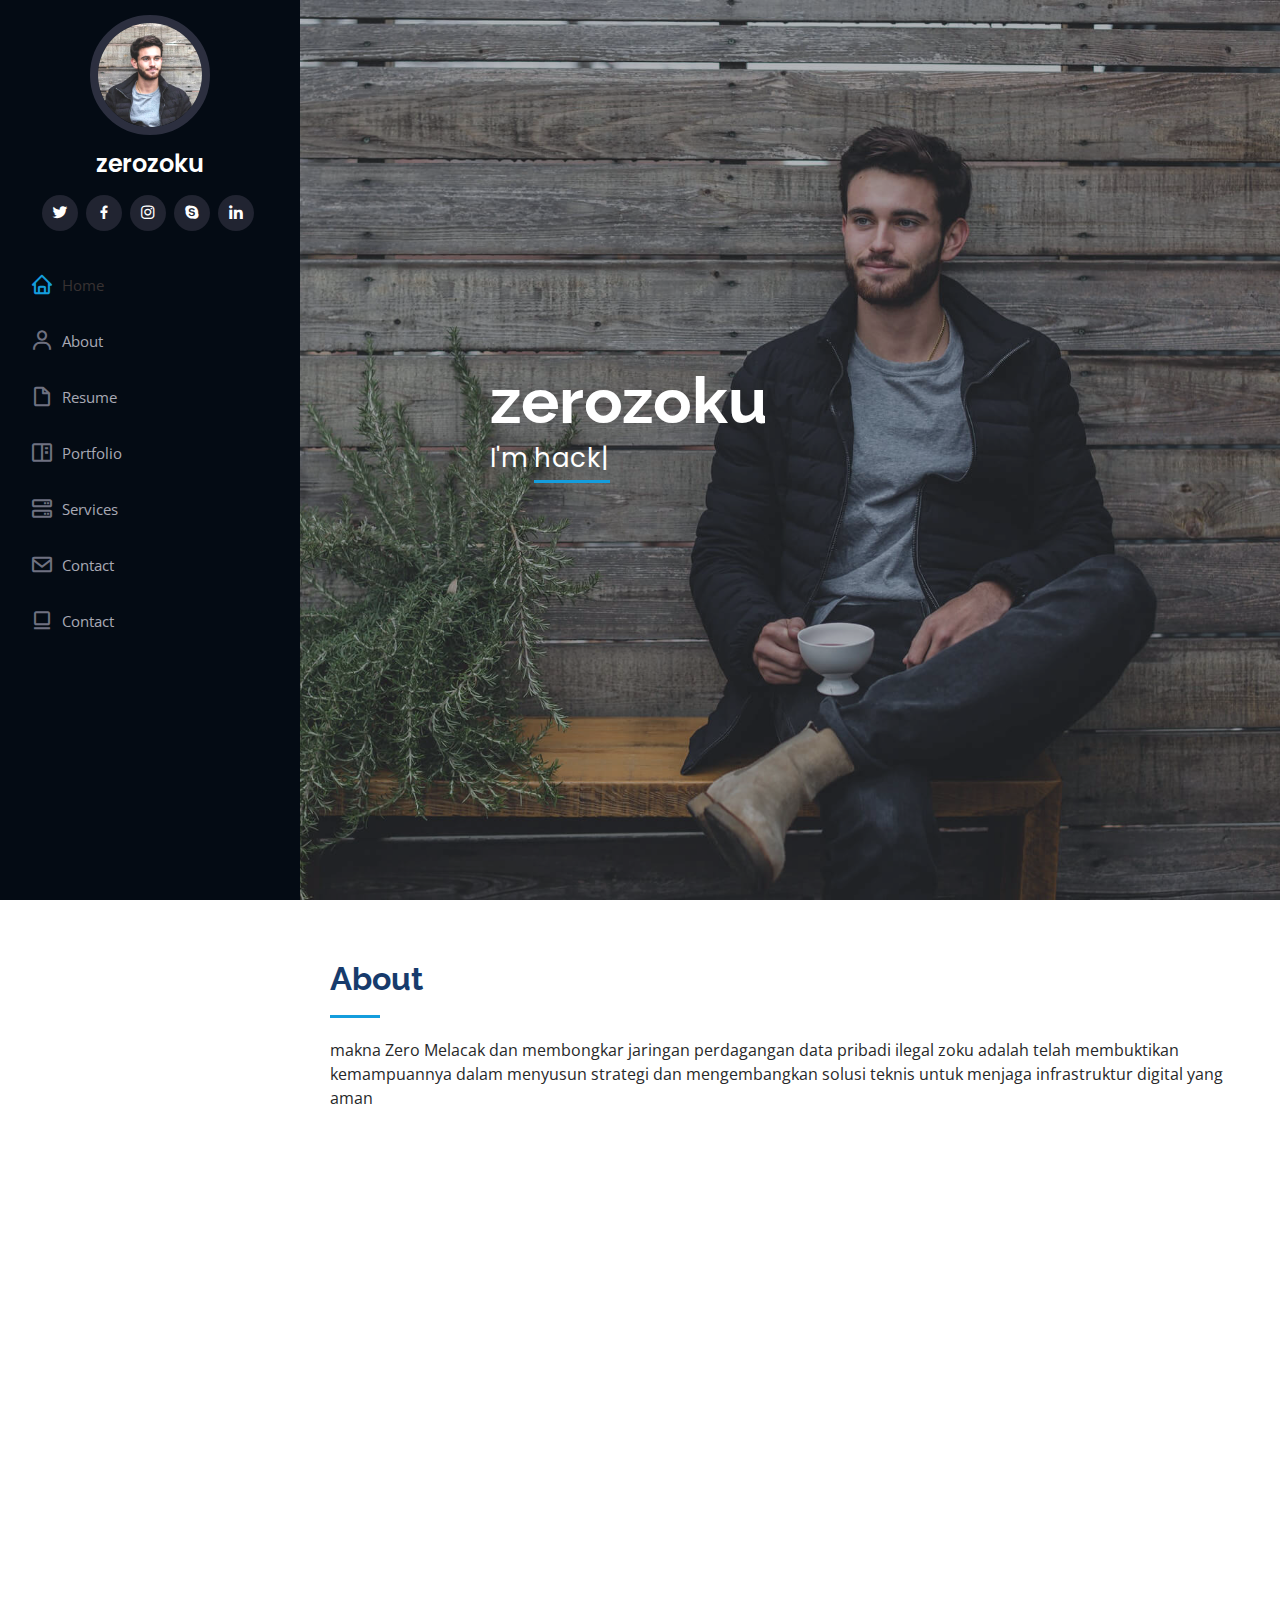
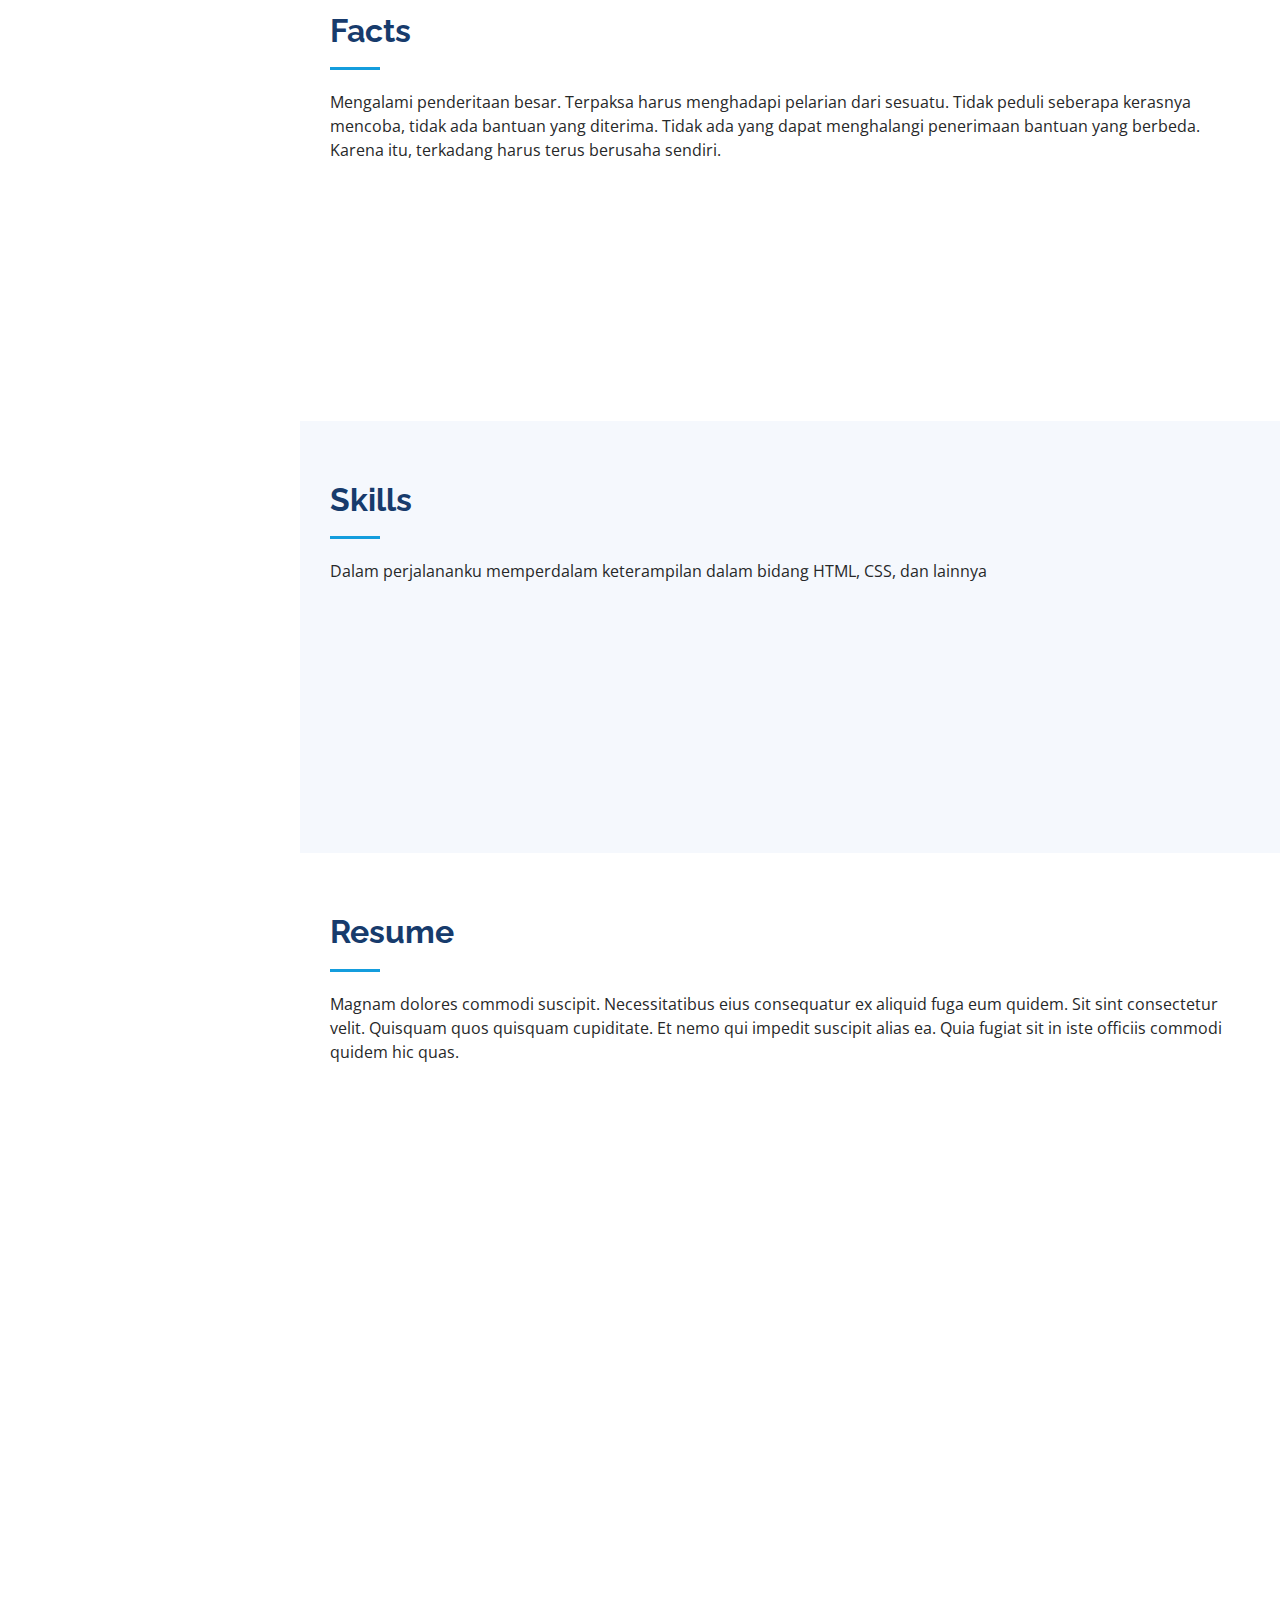
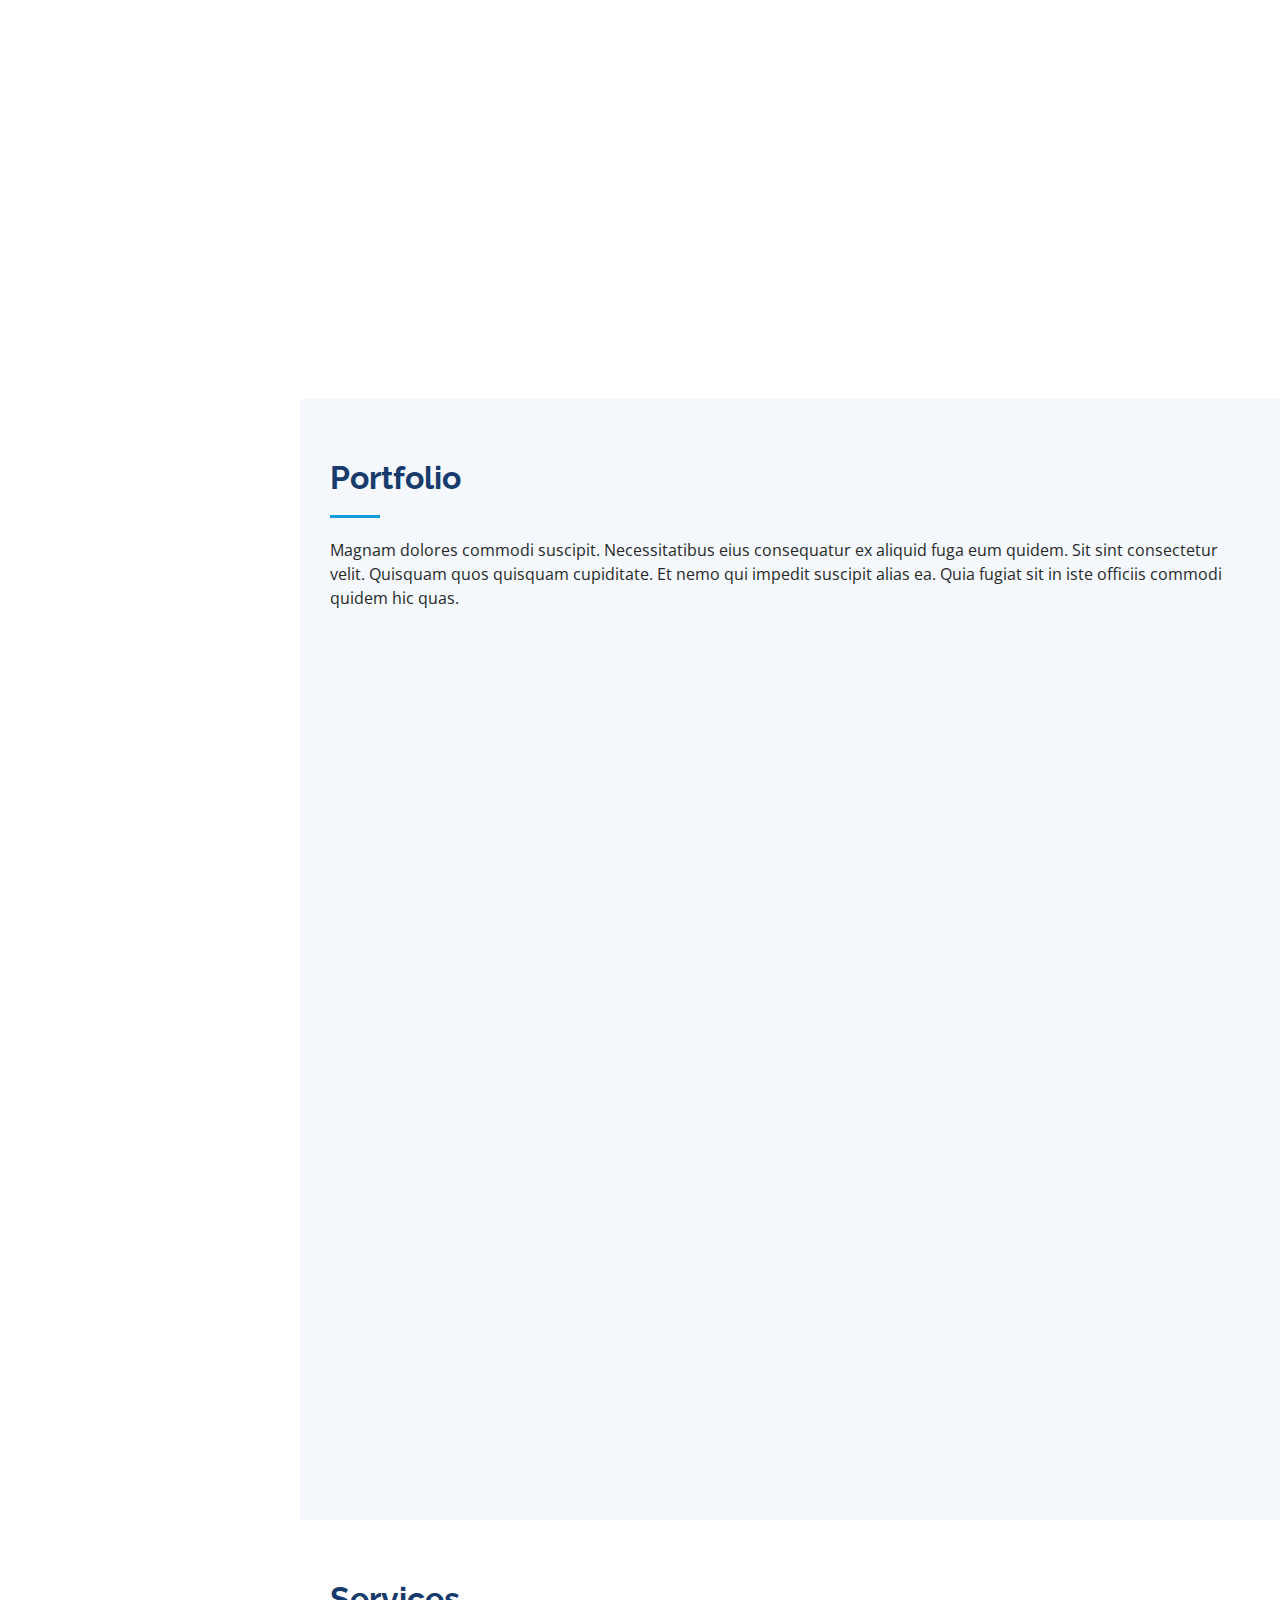
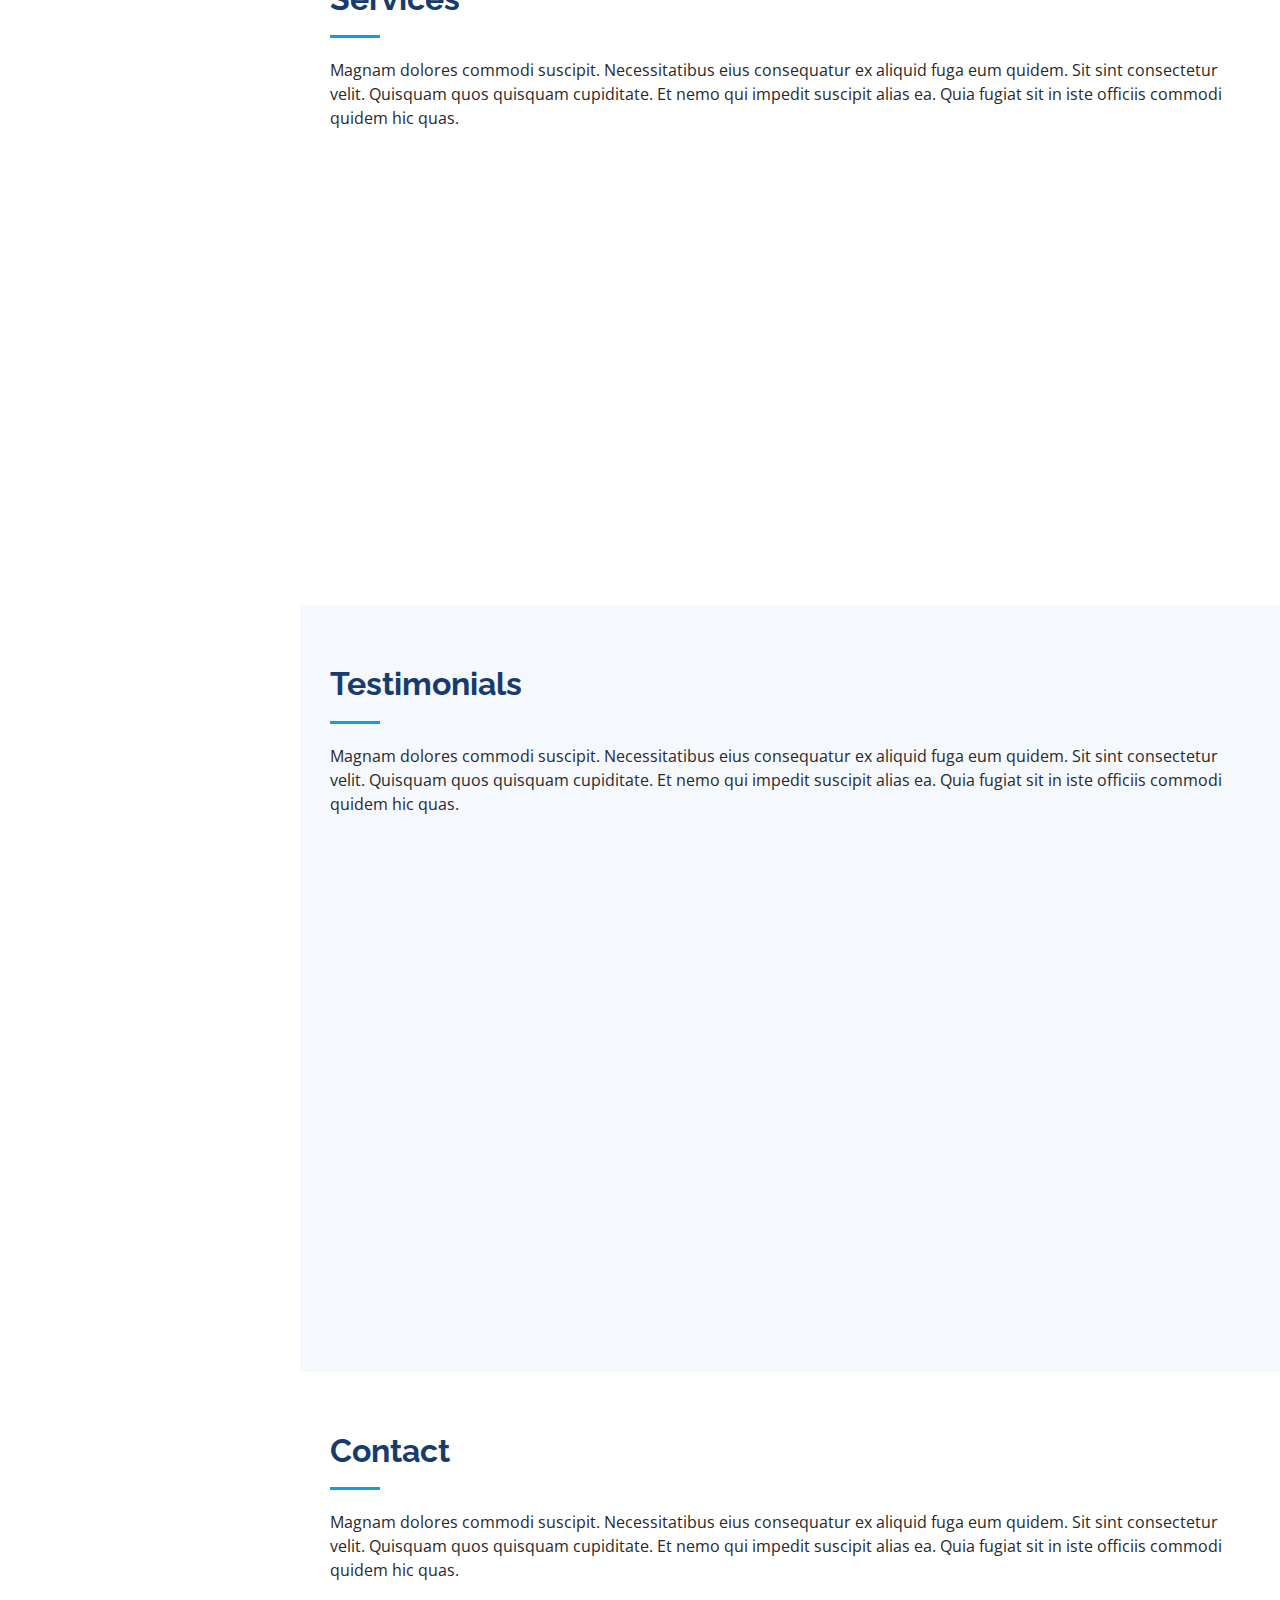
<file: index.html>
<!DOCTYPE html>
<html lang="en">

<head>
  <meta charset="utf-8">
  <meta content="width=device-width, initial-scale=1.0" name="viewport">

  <title>iPortfolio Bootstrap Template - Index</title>
  <meta content="" name="description">
  <meta content="" name="keywords">

  <!-- Favicons -->
  <link href="assets/img/favicon.png" rel="icon">
  <link href="assets/img/apple-touch-icon.png" rel="apple-touch-icon">

  <!-- Google Fonts -->
  <link href="https://fonts.googleapis.com/css?family=Open+Sans:300,300i,400,400i,600,600i,700,700i|Raleway:300,300i,400,400i,500,500i,600,600i,700,700i|Poppins:300,300i,400,400i,500,500i,600,600i,700,700i" rel="stylesheet">

  <!-- Vendor CSS Files -->
  <link href="assets/vendor/aos/aos.css" rel="stylesheet">
  <link href="assets/vendor/bootstrap/css/bootstrap.min.css" rel="stylesheet">
  <link href="assets/vendor/bootstrap-icons/bootstrap-icons.css" rel="stylesheet">
  <link href="assets/vendor/boxicons/css/boxicons.min.css" rel="stylesheet">
  <link href="assets/vendor/glightbox/css/glightbox.min.css" rel="stylesheet">
  <link href="assets/vendor/swiper/swiper-bundle.min.css" rel="stylesheet">

  <!-- Template Main CSS File -->
  <link href="assets/css/style.css" rel="stylesheet">

  <!-- =======================================================
  * Template Name: iPortfolio
  * Updated: Jan 29 2024 with Bootstrap v5.3.2
  * Template URL: https://bootstrapmade.com/iportfolio-bootstrap-portfolio-websites-template/
  * Author: BootstrapMade.com
  * License: https://bootstrapmade.com/license/
  ======================================================== -->
</head>

<body>

  <!-- ======= Mobile nav toggle button ======= -->
  <i class="bi bi-list mobile-nav-toggle d-xl-none"></i>

  <!-- ======= Header ======= -->
  <header id="header">
    <div class="d-flex flex-column">

      <div class="profile">
        <img src="assets/img/profile-img.jpg" alt="" class="img-fluid rounded-circle">
        <h1 class="text-light"><a href="index.html">zerozoku</a></h1>
        <div class="social-links mt-3 text-center">
          <a href="#" class="twitter"><i class="bx bxl-twitter"></i></a>
          <a href="#" class="facebook"><i class="bx bxl-facebook"></i></a>
          <a href="#" class="instagram"><i class="bx bxl-instagram"></i></a>
          <a href="#" class="google-plus"><i class="bx bxl-skype"></i></a>
          <a href="#" class="linkedin"><i class="bx bxl-linkedin"></i></a>
        </div>
      </div>

      <nav id="navbar" class="nav-menu navbar">
        <ul>
          <li><a href="#hero" class="nav-link scrollto active"><i class="bx bx-home"></i> <span>Home</span></a></li>
          <li><a href="#about" class="nav-link scrollto"><i class="bx bx-user"></i> <span>About</span></a></li>
          <li><a href="#resume" class="nav-link scrollto"><i class="bx bx-file-blank"></i> <span>Resume</span></a></li>
          <li><a href="#portfolio" class="nav-link scrollto"><i class="bx bx-book-content"></i> <span>Portfolio</span></a></li>
          <li><a href="#services" class="nav-link scrollto"><i class="bx bx-server"></i> <span>Services</span></a></li>
          <li><a href="#contact" class="nav-link scrollto"><i class="bx bx-envelope"></i> <span>Contact</span></a></li>
          <li><a href="#contact" class="nav-link scrollto"><i class="bx bx-card"></i> <span>Contact</span></a></li>
        </ul>
      </nav><!-- .nav-menu -->
    </div>
  </header><!-- End Header -->

  
  <!-- ======= Hero Section ======= -->
  <section id="hero" class="d-flex flex-column justify-content-center align-items-center">
    <div class="hero-container" data-aos="fade-in">
      <h1>zerozoku</h1>
      <p>I'm <span class="typed" data-typed-items="hack, mog, Freelancer,"></span></p>
    </div>
  </section><!-- End Hero -->

  <main id="main">

    <!-- ======= About Section ======= -->
    <section id="about" class="about">
      <div class="container">

        <div class="section-title">
          <h2>About</h2>
          <p>makna Zero Melacak dan membongkar jaringan perdagangan data pribadi ilegal zoku adalah telah membuktikan kemampuannya dalam menyusun strategi dan mengembangkan solusi teknis untuk menjaga infrastruktur digital yang aman</p>
        </div>

        <div class="row">
          <div class="col-lg-4" data-aos="fade-right">
            <img src="assets/img/profile-img.jpg" class="img-fluid" alt="">
          </div>
          <div class="col-lg-8 pt-4 pt-lg-0 content" data-aos="fade-left">
            <h3>UI/UX Designer &amp; Web Developer.</h3>
            <p class="fst-italic">
              Sebagai seorang programer yang menggunakan nama samaran Zerozoku,
            </p>
            <div class="row">
              <div class="col-lg-6">
                <ul>
                  <li><i class="bi bi-chevron-right"></i> <strong>tanggal:</strong> <span>?</span></li>
                  <li><i class="bi bi-chevron-right"></i> <strong>Website:</strong> <span>www.example.com</span></li>
                  <li><i class="bi bi-chevron-right"></i> <strong>nomor:</strong> <span>+000 000 000</span></li>
                  <li><i class="bi bi-chevron-right"></i> <strong>kota:</strong> <span>?</span></li>
                </ul>
              </div>
              <div class="col-lg-6">
                <ul>
                  <li><i class="bi bi-chevron-right"></i> <strong>usia:</strong> <span>?</span></li>
                  <li><i class="bi bi-chevron-right"></i> <strong>gelar:</strong> <span>?</span></li>
                  <li><i class="bi bi-chevron-right"></i> <strong>PhEmailone:</strong> <span>email@example.com</span></li>
                  <li><i class="bi bi-chevron-right"></i> <strong>Freelance:</strong> <span>misteri</span></li>
                </ul>
              </div>
            </div>
            <p>
              "Dalam perjalanan mencari dan mencapai tujuan yang saya tentukan, pekerjaan, dan tantangan sesungguhnya. Semua orang dapat meraihnya. Tidak ada kesalahan dalam upaya menuju tujuan. Semuanya menjadi miliknya. Ada yang menikmati pencarian tersebut. Mereka menolak setiap kesalahan."
            </p>
          </div>
        </div>

      </div>
    </section><!-- End About Section -->

    <!-- ======= Facts Section ======= -->
    <section id="facts" class="facts">
      <div class="container">

        <div class="section-title">
          <h2>Facts</h2>
          <p>Mengalami penderitaan besar. Terpaksa harus menghadapi pelarian dari sesuatu. Tidak peduli seberapa kerasnya mencoba, tidak ada bantuan yang diterima. Tidak ada yang dapat menghalangi penerimaan bantuan yang berbeda. Karena itu, terkadang harus terus berusaha sendiri.</p>
        </div>

        <div class="row no-gutters">

          <div class="col-lg-3 col-md-6 d-md-flex align-items-md-stretch" data-aos="fade-up">
            <div class="count-box">
              <i class="bi bi-emoji-smile"></i>
              <span data-purecounter-start="0" data-purecounter-end="232" data-purecounter-duration="1" class="purecounter"></span>
              <p><strong>Happy Clients</strong> consequuntur quae</p>
            </div>
          </div>

          <div class="col-lg-3 col-md-6 d-md-flex align-items-md-stretch" data-aos="fade-up" data-aos-delay="100">
            <div class="count-box">
              <i class="bi bi-journal-richtext"></i>
              <span data-purecounter-start="0" data-purecounter-end="521" data-purecounter-duration="1" class="purecounter"></span>
              <p><strong>Projects</strong> adipisci atque cum quia aut</p>
            </div>
          </div>

          <div class="col-lg-3 col-md-6 d-md-flex align-items-md-stretch" data-aos="fade-up" data-aos-delay="200">
            <div class="count-box">
              <i class="bi bi-headset"></i>
              <span data-purecounter-start="0" data-purecounter-end="1453" data-purecounter-duration="1" class="purecounter"></span>
              <p><strong>Hours Of Support</strong> aut commodi quaerat</p>
            </div>
          </div>

          <div class="col-lg-3 col-md-6 d-md-flex align-items-md-stretch" data-aos="fade-up" data-aos-delay="300">
            <div class="count-box">
              <i class="bi bi-people"></i>
              <span data-purecounter-start="0" data-purecounter-end="32" data-purecounter-duration="1" class="purecounter"></span>
              <p><strong>Hard Workers</strong> rerum asperiores dolor</p>
            </div>
          </div>

        </div>

      </div>
    </section><!-- End Facts Section -->

    <!-- ======= Skills Section ======= -->
    <section id="skills" class="skills section-bg">
      <div class="container">

        <div class="section-title">
          <h2>Skills</h2>
          <p>Dalam perjalananku memperdalam keterampilan dalam bidang HTML, CSS, dan lainnya</p>
        </div>

        <div class="row skills-content">

          <div class="col-lg-6" data-aos="fade-up">

            <div class="progress">
              <span class="skill">HTML <i class="val">100%</i></span>
              <div class="progress-bar-wrap">
                <div class="progress-bar" role="progressbar" aria-valuenow="100" aria-valuemin="0" aria-valuemax="100"></div>
              </div>
            </div>

            <div class="progress">
              <span class="skill">CSS <i class="val">90%</i></span>
              <div class="progress-bar-wrap">
                <div class="progress-bar" role="progressbar" aria-valuenow="90" aria-valuemin="0" aria-valuemax="100"></div>
              </div>
            </div>

            <div class="progress">
              <span class="skill">JavaScript <i class="val">50%</i></span>
              <div class="progress-bar-wrap">
                <div class="progress-bar" role="progressbar" aria-valuenow="50" aria-valuemin="0" aria-valuemax="100"></div>
              </div>
            </div>

          </div>

          <div class="col-lg-6" data-aos="fade-up" data-aos-delay="100">

            <div class="progress">
              <span class="skill">darkweb <i class="val">70%</i></span>
              <div class="progress-bar-wrap">
                <div class="progress-bar" role="progressbar" aria-valuenow="70" aria-valuemin="0" aria-valuemax="100"></div>
              </div>
            </div>

            <div class="progress">
              <span class="skill">framer/figma <i class="val">50%</i></span>
              <div class="progress-bar-wrap">
                <div class="progress-bar" role="progressbar" aria-valuenow="50" aria-valuemin="0" aria-valuemax="100"></div>
              </div>
            </div>

            <div class="progress">
              <span class="skill">Photoshop <i class="val">55%</i></span>
              <div class="progress-bar-wrap">
                <div class="progress-bar" role="progressbar" aria-valuenow="55" aria-valuemin="0" aria-valuemax="100"></div>
              </div>
            </div>

          </div>

        </div>

      </div>
    </section><!-- End Skills Section -->

    <!-- ======= Resume Section ======= -->
    <section id="resume" class="resume">
      <div class="container">

        <div class="section-title">
          <h2>Resume</h2>
          <p>Magnam dolores commodi suscipit. Necessitatibus eius consequatur ex aliquid fuga eum quidem. Sit sint consectetur velit. Quisquam quos quisquam cupiditate. Et nemo qui impedit suscipit alias ea. Quia fugiat sit in iste officiis commodi quidem hic quas.</p>
        </div>

        <div class="row">
          <div class="col-lg-6" data-aos="fade-up">
            <h3 class="resume-title">Sumary</h3>
            <div class="resume-item pb-0">
              <h4>Alex Smith</h4>
              <p><em>Pengalaman dalam 1 tahun menganalisis serangan cyber, mengimplementasikan solusi keamanan seperti firewall dan enkripsi, serta aktif dalam penelitian tren keamanan terbaru untuk mengembangkan strategi pencegahan serangan potensial.</em></p>
              <ul>
                <li>?</li>
                <li>?</li>
                <li>?</li>
              </ul>
            </div>

            <h3 class="resume-title">Education</h3>
            <div class="resume-item">
              <h4>Master of Fine Arts &amp; Graphic Design</h4>
              <h5>2015 - 2016</h5>
              <p><em>Rochester Institute of Technology, Rochester, NY</em></p>
              <p>Qui deserunt veniam. Et sed aliquam labore tempore sed quisquam iusto autem sit. Ea vero voluptatum qui ut dignissimos deleniti nerada porti sand markend</p>
            </div>
            <div class="resume-item">
              <h4>Bachelor of Fine Arts &amp; Graphic Design</h4>
              <h5>2010 - 2014</h5>
              <p><em>Rochester Institute of Technology, Rochester, NY</em></p>
              <p>Quia nobis sequi est occaecati aut. Repudiandae et iusto quae reiciendis et quis Eius vel ratione eius unde vitae rerum voluptates asperiores voluptatem Earum molestiae consequatur neque etlon sader mart dila</p>
            </div>
          </div>
          <div class="col-lg-6" data-aos="fade-up" data-aos-delay="100">
            <h3 class="resume-title">Professional Experience</h3>
            <div class="resume-item">
              <h4>Senior graphic design specialist</h4>
              <h5>2019 - Present</h5>
              <p><em>Experion, New York, NY </em></p>
              <ul>
                <li>Lead in the design, development, and implementation of the graphic, layout, and production communication materials</li>
                <li>Delegate tasks to the 7 members of the design team and provide counsel on all aspects of the project. </li>
                <li>Supervise the assessment of all graphic materials in order to ensure quality and accuracy of the design</li>
                <li>Oversee the efficient use of production project budgets ranging from $2,000 - $25,000</li>
              </ul>
            </div>
            <div class="resume-item">
              <h4>Graphic design specialist</h4>
              <h5>2017 - 2018</h5>
              <p><em>Stepping Stone Advertising, New York, NY</em></p>
              <ul>
                <li>Developed numerous marketing programs (logos, brochures,infographics, presentations, and advertisements).</li>
                <li>Managed up to 5 projects or tasks at a given time while under pressure</li>
                <li>Recommended and consulted with clients on the most appropriate graphic design</li>
                <li>Created 4+ design presentations and proposals a month for clients and account managers</li>
              </ul>
            </div>
          </div>
        </div>

      </div>
    </section><!-- End Resume Section -->

    <!-- ======= Portfolio Section ======= -->
    <section id="portfolio" class="portfolio section-bg">
      <div class="container">

        <div class="section-title">
          <h2>Portfolio</h2>
          <p>Magnam dolores commodi suscipit. Necessitatibus eius consequatur ex aliquid fuga eum quidem. Sit sint consectetur velit. Quisquam quos quisquam cupiditate. Et nemo qui impedit suscipit alias ea. Quia fugiat sit in iste officiis commodi quidem hic quas.</p>
        </div>

        <div class="row" data-aos="fade-up">
          <div class="col-lg-12 d-flex justify-content-center">
            <ul id="portfolio-flters">
              <li data-filter="*" class="filter-active">All</li>
              <li data-filter=".filter-app">App</li>
              <li data-filter=".filter-card">Card</li>
              <li data-filter=".filter-web">Web</li>
            </ul>
          </div>
        </div>

        <div class="row portfolio-container" data-aos="fade-up" data-aos-delay="100">

          <div class="col-lg-4 col-md-6 portfolio-item filter-app">
            <div class="portfolio-wrap">
              <img src="assets/img/portfolio/portfolio-1.jpg" class="img-fluid" alt="">
              <div class="portfolio-links">
                <a href="assets/img/portfolio/portfolio-1.jpg" data-gallery="portfolioGallery" class="portfolio-lightbox" title="App 1"><i class="bx bx-plus"></i></a>
                <a href="portfolio-details.html" title="More Details"><i class="bx bx-link"></i></a>
              </div>
            </div>
          </div>

          <div class="col-lg-4 col-md-6 portfolio-item filter-web">
            <div class="portfolio-wrap">
              <img src="assets/img/portfolio/portfolio-2.jpg" class="img-fluid" alt="">
              <div class="portfolio-links">
                <a href="assets/img/portfolio/portfolio-2.jpg" data-gallery="portfolioGallery" class="portfolio-lightbox" title="Web 3"><i class="bx bx-plus"></i></a>
                <a href="portfolio-details.html" title="More Details"><i class="bx bx-link"></i></a>
              </div>
            </div>
          </div>

          <div class="col-lg-4 col-md-6 portfolio-item filter-app">
            <div class="portfolio-wrap">
              <img src="assets/img/portfolio/portfolio-3.jpg" class="img-fluid" alt="">
              <div class="portfolio-links">
                <a href="assets/img/portfolio/portfolio-3.jpg" data-gallery="portfolioGallery" class="portfolio-lightbox" title="App 2"><i class="bx bx-plus"></i></a>
                <a href="portfolio-details.html" title="More Details"><i class="bx bx-link"></i></a>
              </div>
            </div>
          </div>

          <div class="col-lg-4 col-md-6 portfolio-item filter-card">
            <div class="portfolio-wrap">
              <img src="assets/img/portfolio/portfolio-4.jpg" class="img-fluid" alt="">
              <div class="portfolio-links">
                <a href="assets/img/portfolio/portfolio-4.jpg" data-gallery="portfolioGallery" class="portfolio-lightbox" title="Card 2"><i class="bx bx-plus"></i></a>
                <a href="portfolio-details.html" title="More Details"><i class="bx bx-link"></i></a>
              </div>
            </div>
          </div>

          <div class="col-lg-4 col-md-6 portfolio-item filter-web">
            <div class="portfolio-wrap">
              <img src="assets/img/portfolio/portfolio-5.jpg" class="img-fluid" alt="">
              <div class="portfolio-links">
                <a href="assets/img/portfolio/portfolio-5.jpg" data-gallery="portfolioGallery" class="portfolio-lightbox" title="Web 2"><i class="bx bx-plus"></i></a>
                <a href="portfolio-details.html" title="More Details"><i class="bx bx-link"></i></a>
              </div>
            </div>
          </div>

          <div class="col-lg-4 col-md-6 portfolio-item filter-app">
            <div class="portfolio-wrap">
              <img src="assets/img/portfolio/portfolio-6.jpg" class="img-fluid" alt="">
              <div class="portfolio-links">
                <a href="assets/img/portfolio/portfolio-6.jpg" data-gallery="portfolioGallery" class="portfolio-lightbox" title="App 3"><i class="bx bx-plus"></i></a>
                <a href="portfolio-details.html" title="More Details"><i class="bx bx-link"></i></a>
              </div>
            </div>
          </div>

          <div class="col-lg-4 col-md-6 portfolio-item filter-card">
            <div class="portfolio-wrap">
              <img src="assets/img/portfolio/portfolio-7.jpg" class="img-fluid" alt="">
              <div class="portfolio-links">
                <a href="assets/img/portfolio/portfolio-7.jpg" data-gallery="portfolioGallery" class="portfolio-lightbox" title="Card 1"><i class="bx bx-plus"></i></a>
                <a href="portfolio-details.html" title="More Details"><i class="bx bx-link"></i></a>
              </div>
            </div>
          </div>

          <div class="col-lg-4 col-md-6 portfolio-item filter-card">
            <div class="portfolio-wrap">
              <img src="assets/img/portfolio/portfolio-8.jpg" class="img-fluid" alt="">
              <div class="portfolio-links">
                <a href="assets/img/portfolio/portfolio-8.jpg" data-gallery="portfolioGallery" class="portfolio-lightbox" title="Card 3"><i class="bx bx-plus"></i></a>
                <a href="portfolio-details.html" title="More Details"><i class="bx bx-link"></i></a>
              </div>
            </div>
          </div>

          <div class="col-lg-4 col-md-6 portfolio-item filter-web">
            <div class="portfolio-wrap">
              <img src="assets/img/portfolio/portfolio-9.jpg" class="img-fluid" alt="">
              <div class="portfolio-links">
                <a href="assets/img/portfolio/portfolio-9.jpg" data-gallery="portfolioGallery" class="portfolio-lightbox" title="Web 3"><i class="bx bx-plus"></i></a>
                <a href="portfolio-details.html" title="More Details"><i class="bx bx-link"></i></a>
              </div>
            </div>
          </div>

        </div>

      </div>
    </section><!-- End Portfolio Section -->

    <!-- ======= Services Section ======= -->
    <section id="services" class="services">
      <div class="container">

        <div class="section-title">
          <h2>Services</h2>
          <p>Magnam dolores commodi suscipit. Necessitatibus eius consequatur ex aliquid fuga eum quidem. Sit sint consectetur velit. Quisquam quos quisquam cupiditate. Et nemo qui impedit suscipit alias ea. Quia fugiat sit in iste officiis commodi quidem hic quas.</p>
        </div>

        <div class="row">
          <div class="col-lg-4 col-md-6 icon-box" data-aos="fade-up">
            <div class="icon"><i class="bi bi-briefcase"></i></div>
            <h4 class="title"><a href="">Lorem Ipsum</a></h4>
            <p class="description">Voluptatum deleniti atque corrupti quos dolores et quas molestias excepturi sint occaecati cupiditate non provident</p>
          </div>
          <div class="col-lg-4 col-md-6 icon-box" data-aos="fade-up" data-aos-delay="100">
            <div class="icon"><i class="bi bi-card-checklist"></i></div>
            <h4 class="title"><a href="">Dolor Sitema</a></h4>
            <p class="description">Minim veniam, quis nostrud exercitation ullamco laboris nisi ut aliquip ex ea commodo consequat tarad limino ata</p>
          </div>
          <div class="col-lg-4 col-md-6 icon-box" data-aos="fade-up" data-aos-delay="200">
            <div class="icon"><i class="bi bi-bar-chart"></i></div>
            <h4 class="title"><a href="">Sed ut perspiciatis</a></h4>
            <p class="description">Duis aute irure dolor in reprehenderit in voluptate velit esse cillum dolore eu fugiat nulla pariatur</p>
          </div>
          <div class="col-lg-4 col-md-6 icon-box" data-aos="fade-up" data-aos-delay="300">
            <div class="icon"><i class="bi bi-binoculars"></i></div>
            <h4 class="title"><a href="">Magni Dolores</a></h4>
            <p class="description">Excepteur sint occaecat cupidatat non proident, sunt in culpa qui officia deserunt mollit anim id est laborum</p>
          </div>
          <div class="col-lg-4 col-md-6 icon-box" data-aos="fade-up" data-aos-delay="400">
            <div class="icon"><i class="bi bi-brightness-high"></i></div>
            <h4 class="title"><a href="">Nemo Enim</a></h4>
            <p class="description">At vero eos et accusamus et iusto odio dignissimos ducimus qui blanditiis praesentium voluptatum deleniti atque</p>
          </div>
          <div class="col-lg-4 col-md-6 icon-box" data-aos="fade-up" data-aos-delay="500">
            <div class="icon"><i class="bi bi-calendar4-week"></i></div>
            <h4 class="title"><a href="">Eiusmod Tempor</a></h4>
            <p class="description">Et harum quidem rerum facilis est et expedita distinctio. Nam libero tempore, cum soluta nobis est eligendi</p>
          </div>
        </div>

      </div>
    </section><!-- End Services Section -->

    <!-- ======= Testimonials Section ======= -->
    <section id="testimonials" class="testimonials section-bg">
      <div class="container">

        <div class="section-title">
          <h2>Testimonials</h2>
          <p>Magnam dolores commodi suscipit. Necessitatibus eius consequatur ex aliquid fuga eum quidem. Sit sint consectetur velit. Quisquam quos quisquam cupiditate. Et nemo qui impedit suscipit alias ea. Quia fugiat sit in iste officiis commodi quidem hic quas.</p>
        </div>

        <div class="testimonials-slider swiper" data-aos="fade-up" data-aos-delay="100">
          <div class="swiper-wrapper">

            <div class="swiper-slide">
              <div class="testimonial-item" data-aos="fade-up">
                <p>
                  <i class="bx bxs-quote-alt-left quote-icon-left"></i>
                  Proin iaculis purus consequat sem cure digni ssim donec porttitora entum suscipit rhoncus. Accusantium quam, ultricies eget id, aliquam eget nibh et. Maecen aliquam, risus at semper.
                  <i class="bx bxs-quote-alt-right quote-icon-right"></i>
                </p>
                <img src="assets/img/testimonials/testimonials-1.jpg" class="testimonial-img" alt="">
                <h3>Saul Goodman</h3>
                <h4>Ceo &amp; Founder</h4>
              </div>
            </div><!-- End testimonial item -->

            <div class="swiper-slide">
              <div class="testimonial-item" data-aos="fade-up" data-aos-delay="100">
                <p>
                  <i class="bx bxs-quote-alt-left quote-icon-left"></i>
                  Export tempor illum tamen malis malis eram quae irure esse labore quem cillum quid cillum eram malis quorum velit fore eram velit sunt aliqua noster fugiat irure amet legam anim culpa.
                  <i class="bx bxs-quote-alt-right quote-icon-right"></i>
                </p>
                <img src="assets/img/testimonials/testimonials-2.jpg" class="testimonial-img" alt="">
                <h3>Sara Wilsson</h3>
                <h4>Designer</h4>
              </div>
            </div><!-- End testimonial item -->

            <div class="swiper-slide">
              <div class="testimonial-item" data-aos="fade-up" data-aos-delay="200">
                <p>
                  <i class="bx bxs-quote-alt-left quote-icon-left"></i>
                  Enim nisi quem export duis labore cillum quae magna enim sint quorum nulla quem veniam duis minim tempor labore quem eram duis noster aute amet eram fore quis sint minim.
                  <i class="bx bxs-quote-alt-right quote-icon-right"></i>
                </p>
                <img src="assets/img/testimonials/testimonials-3.jpg" class="testimonial-img" alt="">
                <h3>Jena Karlis</h3>
                <h4>Store Owner</h4>
              </div>
            </div><!-- End testimonial item -->

            <div class="swiper-slide">
              <div class="testimonial-item" data-aos="fade-up" data-aos-delay="300">
                <p>
                  <i class="bx bxs-quote-alt-left quote-icon-left"></i>
                  Fugiat enim eram quae cillum dolore dolor amet nulla culpa multos export minim fugiat minim velit minim dolor enim duis veniam ipsum anim magna sunt elit fore quem dolore labore illum veniam.
                  <i class="bx bxs-quote-alt-right quote-icon-right"></i>
                </p>
                <img src="assets/img/testimonials/testimonials-4.jpg" class="testimonial-img" alt="">
                <h3>Matt Brandon</h3>
                <h4>Freelancer</h4>
              </div>
            </div><!-- End testimonial item -->

            <div class="swiper-slide">
              <div class="testimonial-item" data-aos="fade-up" data-aos-delay="400">
                <p>
                  <i class="bx bxs-quote-alt-left quote-icon-left"></i>
                  Quis quorum aliqua sint quem legam fore sunt eram irure aliqua veniam tempor noster veniam enim culpa labore duis sunt culpa nulla illum cillum fugiat legam esse veniam culpa fore nisi cillum quid.
                  <i class="bx bxs-quote-alt-right quote-icon-right"></i>
                </p>
                <img src="assets/img/testimonials/testimonials-5.jpg" class="testimonial-img" alt="">
                <h3>John Larson</h3>
                <h4>Entrepreneur</h4>
              </div>
            </div><!-- End testimonial item -->

          </div>
          <div class="swiper-pagination"></div>
        </div>

      </div>
    </section><!-- End Testimonials Section -->

    <!-- ======= Contact Section ======= -->
    <section id="contact" class="contact">
      <div class="container">

        <div class="section-title">
          <h2>Contact</h2>
          <p>Magnam dolores commodi suscipit. Necessitatibus eius consequatur ex aliquid fuga eum quidem. Sit sint consectetur velit. Quisquam quos quisquam cupiditate. Et nemo qui impedit suscipit alias ea. Quia fugiat sit in iste officiis commodi quidem hic quas.</p>
        </div>

        <div class="row" data-aos="fade-in">

          <div class="col-lg-5 d-flex align-items-stretch">
            <div class="info">
              <div class="address">
                <i class="bi bi-geo-alt"></i>
                <h4>Location:</h4>
                <p>A108 Adam Street, New York, NY 535022</p>
              </div>

              <div class="email">
                <i class="bi bi-envelope"></i>
                <h4>Email:</h4>
                <p>info@example.com</p>
              </div>

              <div class="phone">
                <i class="bi bi-phone"></i>
                <h4>Call:</h4>
                <p>+1 5589 55488 55s</p>
              </div>

              <iframe src="https://www.google.com/maps/embed?pb=!1m14!1m8!1m3!1d12097.433213460943!2d-74.0062269!3d40.7101282!3m2!1i1024!2i768!4f13.1!3m3!1m2!1s0x0%3A0xb89d1fe6bc499443!2sDowntown+Conference+Center!5e0!3m2!1smk!2sbg!4v1539943755621" frameborder="0" style="border:0; width: 100%; height: 290px;" allowfullscreen></iframe>
            </div>

          </div>

          <div class="col-lg-7 mt-5 mt-lg-0 d-flex align-items-stretch">
            <form action="forms/contact.php" method="post" role="form" class="php-email-form">
              <div class="row">
                <div class="form-group col-md-6">
                  <label for="name">Your Name</label>
                  <input type="text" name="name" class="form-control" id="name" required>
                </div>
                <div class="form-group col-md-6">
                  <label for="name">Your Email</label>
                  <input type="email" class="form-control" name="email" id="email" required>
                </div>
              </div>
              <div class="form-group">
                <label for="name">Subject</label>
                <input type="text" class="form-control" name="subject" id="subject" required>
              </div>
              <div class="form-group">
                <label for="name">Message</label>
                <textarea class="form-control" name="message" rows="10" required></textarea>
              </div>
              <div class="my-3">
                <div class="loading">Loading</div>
                <div class="error-message"></div>
                <div class="sent-message">Your message has been sent. Thank you!</div>
              </div>
              <div class="text-center"><button type="submit">Send Message</button></div>
            </form>
          </div>

        </div>

      </div>
    </section><!-- End Contact Section -->

  </main><!-- End #main -->

  <a href="#" class="back-to-top d-flex align-items-center justify-content-center"><i class="bi bi-arrow-up-short"></i></a>

  <!-- Vendor JS Files -->
  <script src="assets/vendor/purecounter/purecounter_vanilla.js"></script>
  <script src="assets/vendor/aos/aos.js"></script>
  <script src="assets/vendor/bootstrap/js/bootstrap.bundle.min.js"></script>
  <script src="assets/vendor/glightbox/js/glightbox.min.js"></script>
  <script src="assets/vendor/isotope-layout/isotope.pkgd.min.js"></script>
  <script src="assets/vendor/swiper/swiper-bundle.min.js"></script>
  <script src="assets/vendor/typed.js/typed.umd.js"></script>
  <script src="assets/vendor/waypoints/noframework.waypoints.js"></script>
  <script src="assets/vendor/php-email-form/validate.js"></script>

  <!-- Template Main JS File -->
  <script src="assets/js/main.js"></script>

</body>

</html>
</file>
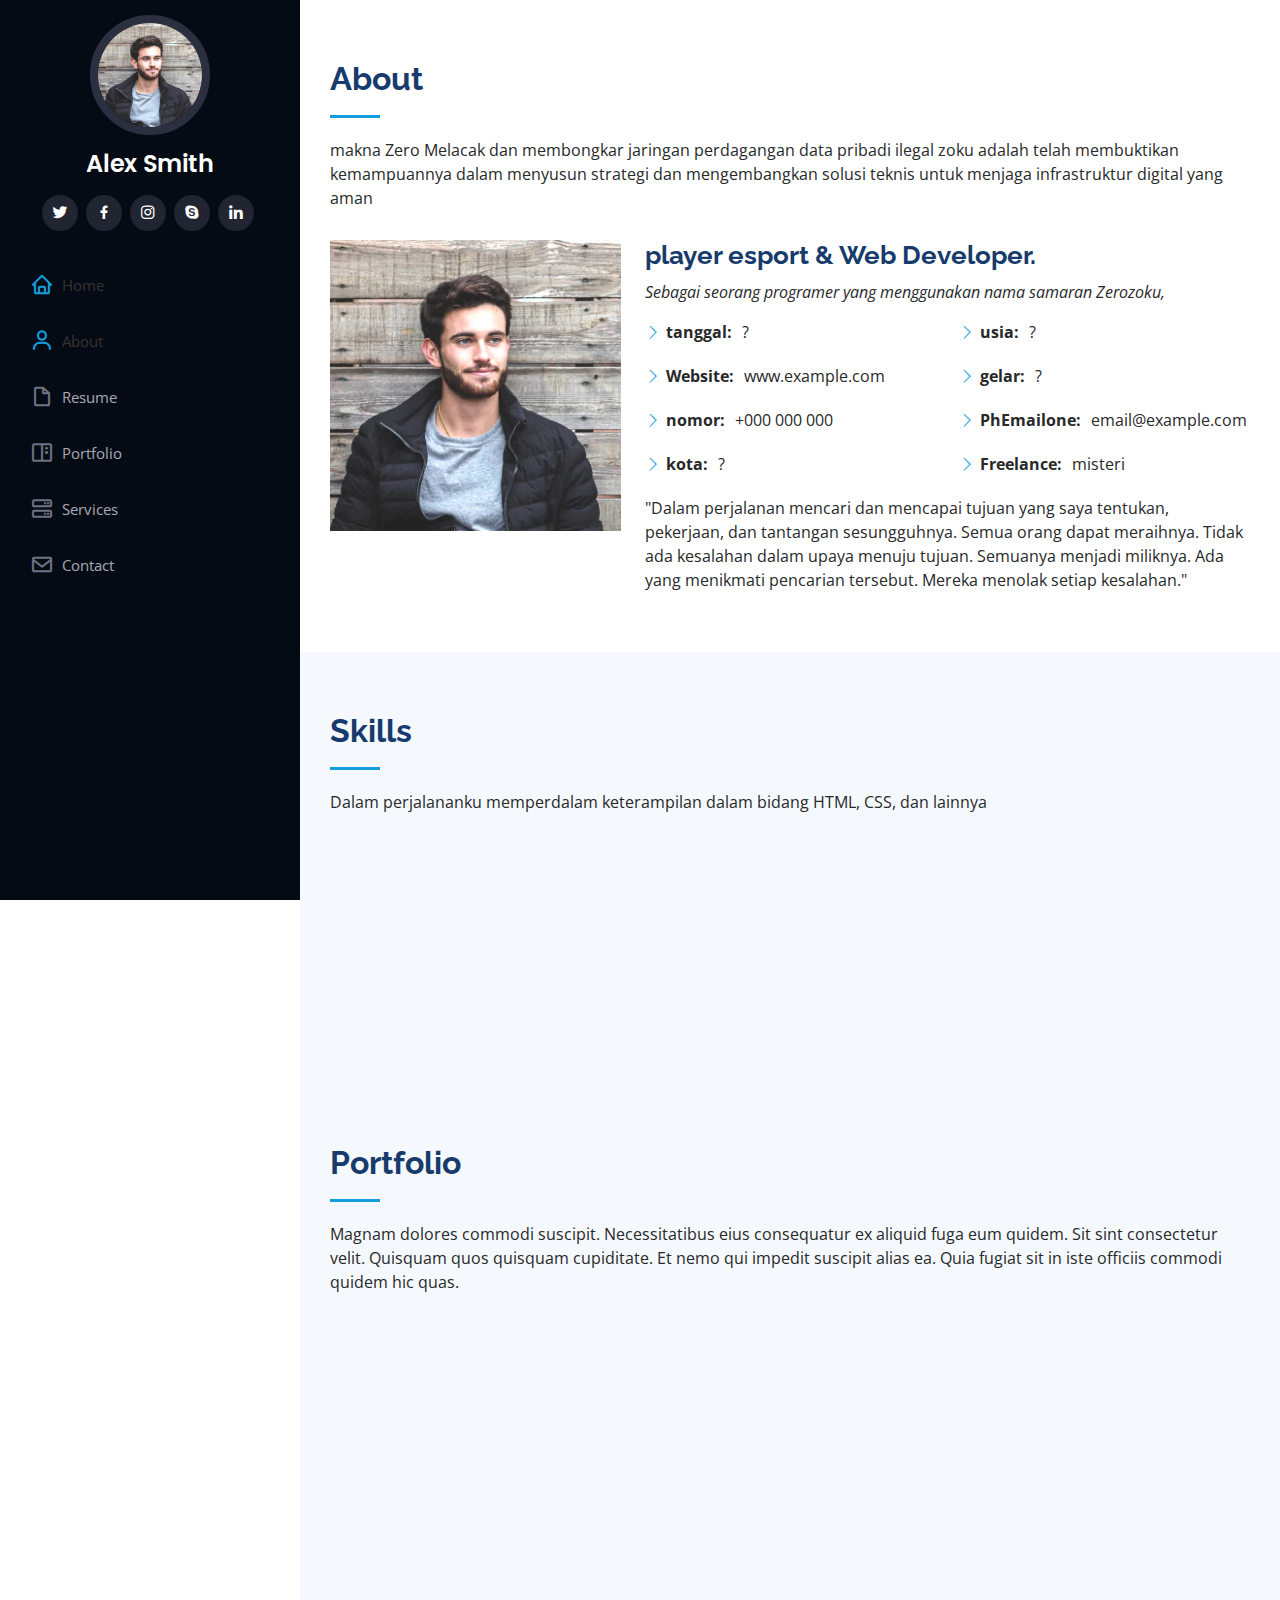
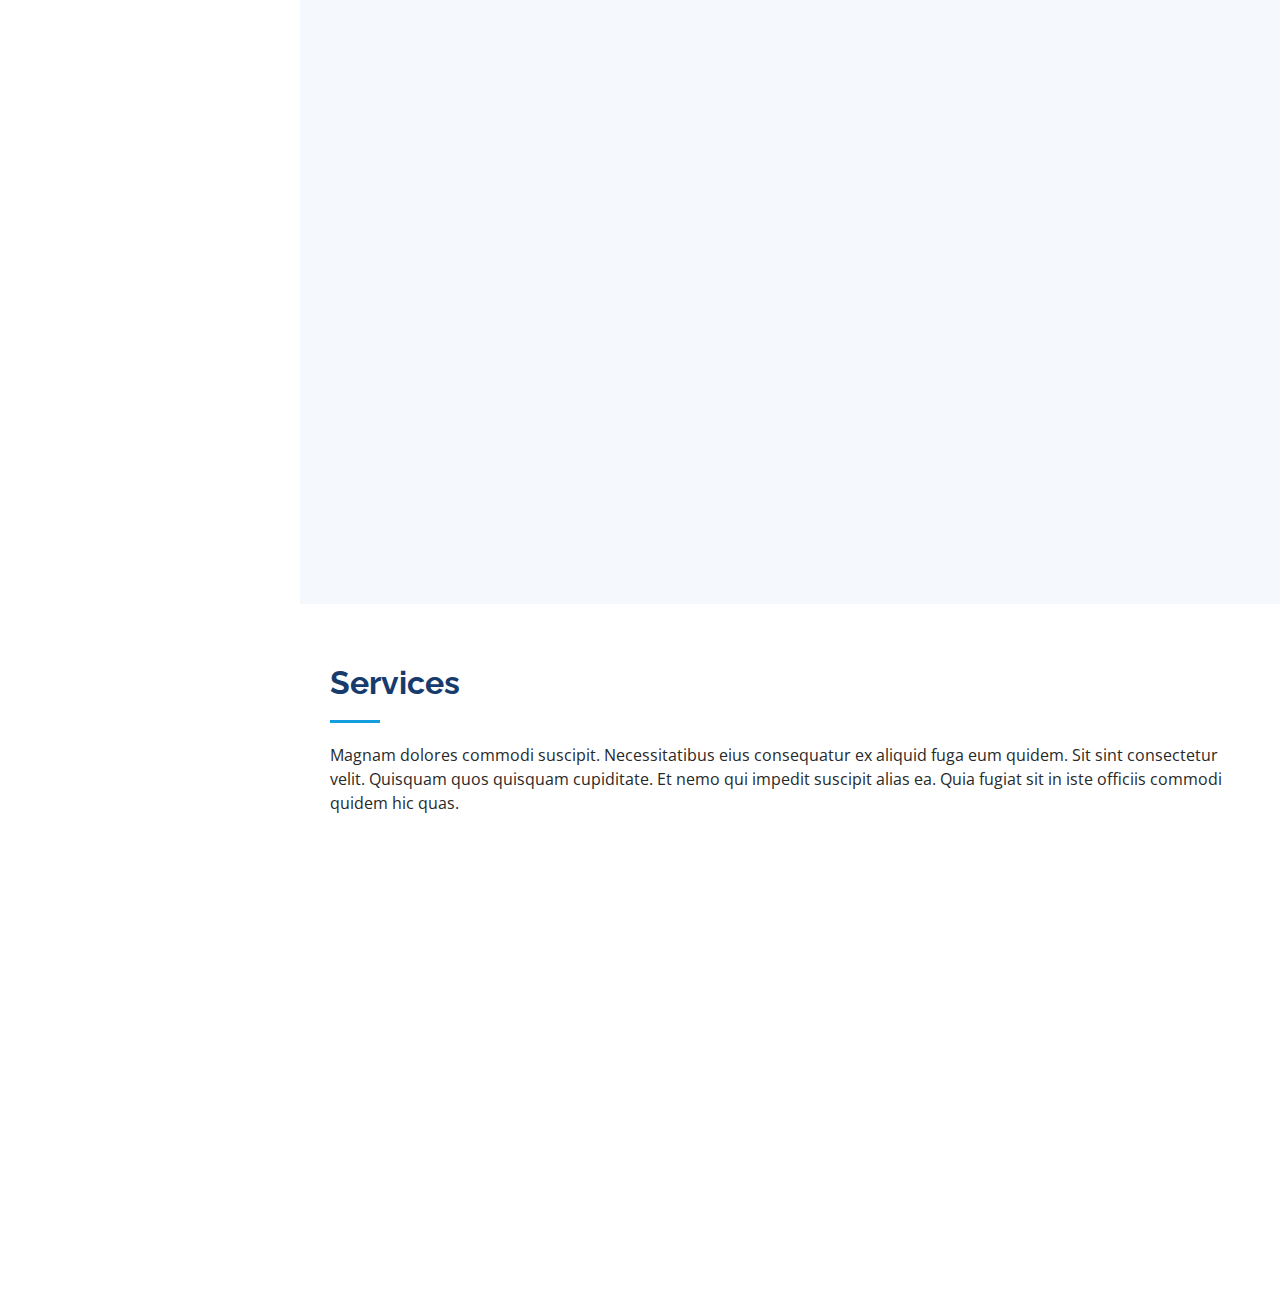
<file: inner-page copy.html>
<!DOCTYPE html>
<html lang="en">

<head>
  <meta charset="utf-8">
  <meta content="width=device-width, initial-scale=1.0" name="viewport">

  <title>Inner Page - iPortfolio Bootstrap Template</title>
  <meta content="" name="description">
  <meta content="" name="keywords">

  <!-- Favicons -->
  <link href="assets/img/favicon.png" rel="icon">
  <link href="assets/img/apple-touch-icon.png" rel="apple-touch-icon">

  <!-- Google Fonts -->
  <link href="https://fonts.googleapis.com/css?family=Open+Sans:300,300i,400,400i,600,600i,700,700i|Raleway:300,300i,400,400i,500,500i,600,600i,700,700i|Poppins:300,300i,400,400i,500,500i,600,600i,700,700i" rel="stylesheet">

  <!-- Vendor CSS Files -->
  <link href="assets/vendor/aos/aos.css" rel="stylesheet">
  <link href="assets/vendor/bootstrap/css/bootstrap.min.css" rel="stylesheet">
  <link href="assets/vendor/bootstrap-icons/bootstrap-icons.css" rel="stylesheet">
  <link href="assets/vendor/boxicons/css/boxicons.min.css" rel="stylesheet">
  <link href="assets/vendor/glightbox/css/glightbox.min.css" rel="stylesheet">
  <link href="assets/vendor/swiper/swiper-bundle.min.css" rel="stylesheet">

  <!-- Template Main CSS File -->
  <link href="assets/css/style.css" rel="stylesheet">

  <!-- =======================================================
  * Template Name: iPortfolio
  * Updated: Jan 29 2024 with Bootstrap v5.3.2
  * Template URL: https://bootstrapmade.com/iportfolio-bootstrap-portfolio-websites-template/
  * Author: BootstrapMade.com
  * License: https://bootstrapmade.com/license/
  ======================================================== -->
</head>

<body>

  <!-- ======= Mobile nav toggle button ======= -->
  <i class="bi bi-list mobile-nav-toggle d-xl-none"></i>

  <!-- ======= Header ======= -->
  <header id="header">
    <div class="d-flex flex-column">

      <div class="profile">
        <img src="assets/img/profile-img.jpg" alt="" class="img-fluid rounded-circle">
        <h1 class="text-light"><a href="index.html">Alex Smith</a></h1>
        <div class="social-links mt-3 text-center">
          <a href="#" class="twitter"><i class="bx bxl-twitter"></i></a>
          <a href="#" class="facebook"><i class="bx bxl-facebook"></i></a>
          <a href="#" class="instagram"><i class="bx bxl-instagram"></i></a>
          <a href="#" class="google-plus"><i class="bx bxl-skype"></i></a>
          <a href="#" class="linkedin"><i class="bx bxl-linkedin"></i></a>
        </div>
      </div>

      <nav id="navbar" class="nav-menu navbar">
        <ul>
          <li><a href="#hero" class="nav-link scrollto active"><i class="bx bx-home"></i> <span>Home</span></a></li>
          <li><a href="#about" class="nav-link scrollto"><i class="bx bx-user"></i> <span>About</span></a></li>
          <li><a href="#resume" class="nav-link scrollto"><i class="bx bx-file-blank"></i> <span>Resume</span></a></li>
          <li><a href="#portfolio" class="nav-link scrollto"><i class="bx bx-book-content"></i> <span>Portfolio</span></a></li>
          <li><a href="#services" class="nav-link scrollto"><i class="bx bx-server"></i> <span>Services</span></a></li>
          <li><a href="#contact" class="nav-link scrollto"><i class="bx bx-envelope"></i> <span>Contact</span></a></li>
        </ul>
      </nav><!-- .nav-menu -->
    </div>
  </header><!-- End Header -->

  <main id="main">

    <!-- ======= About Section ======= -->
    <section id="about" class="about">
      <div class="container">

        <div class="section-title">
          <h2>About</h2>
          <p>makna Zero Melacak dan membongkar jaringan perdagangan data pribadi ilegal zoku adalah telah membuktikan kemampuannya dalam menyusun strategi dan mengembangkan solusi teknis untuk menjaga infrastruktur digital yang aman</p>
        </div>

        <div class="row">
          <div class="col-lg-4" data-aos="fade-right">
            <img src="assets/img/profile-img.jpg" class="img-fluid" alt="">
          </div>
          <div class="col-lg-8 pt-4 pt-lg-0 content" data-aos="fade-left">
            <h3>player esport &amp; Web Developer.</h3>
            <p class="fst-italic">
              Sebagai seorang programer yang menggunakan nama samaran Zerozoku,
            </p>
            <div class="row">
              <div class="col-lg-6">
                <ul>
                  <li><i class="bi bi-chevron-right"></i> <strong>tanggal:</strong> <span>?</span></li>
                  <li><i class="bi bi-chevron-right"></i> <strong>Website:</strong> <span>www.example.com</span></li>
                  <li><i class="bi bi-chevron-right"></i> <strong>nomor:</strong> <span>+000 000 000</span></li>
                  <li><i class="bi bi-chevron-right"></i> <strong>kota:</strong> <span>?</span></li>
                </ul>
              </div>
              <div class="col-lg-6">
                <ul>
                  <li><i class="bi bi-chevron-right"></i> <strong>usia:</strong> <span>?</span></li>
                  <li><i class="bi bi-chevron-right"></i> <strong>gelar:</strong> <span>?</span></li>
                  <li><i class="bi bi-chevron-right"></i> <strong>PhEmailone:</strong> <span>email@example.com</span></li>
                  <li><i class="bi bi-chevron-right"></i> <strong>Freelance:</strong> <span>misteri</span></li>
                </ul>
              </div>
            </div>
            <p>
              "Dalam perjalanan mencari dan mencapai tujuan yang saya tentukan, pekerjaan, dan tantangan sesungguhnya. Semua orang dapat meraihnya. Tidak ada kesalahan dalam upaya menuju tujuan. Semuanya menjadi miliknya. Ada yang menikmati pencarian tersebut. Mereka menolak setiap kesalahan."
            </p>
          </div>
        </div>

      </div>
    </section><!-- End About Section -->

    <!-- ======= Skills Section ======= -->
    <section id="skills" class="skills section-bg">
      <div class="container">

        <div class="section-title">
          <h2>Skills</h2>
          <p>Dalam perjalananku memperdalam keterampilan dalam bidang HTML, CSS, dan lainnya</p>
        </div>

        <div class="row skills-content">

          <div class="col-lg-6" data-aos="fade-up">

            <div class="progress">
              <span class="skill">HTML <i class="val">100%</i></span>
              <div class="progress-bar-wrap">
                <div class="progress-bar" role="progressbar" aria-valuenow="100" aria-valuemin="0" aria-valuemax="100"></div>
              </div>
            </div>

            <div class="progress">
              <span class="skill">CSS <i class="val">90%</i></span>
              <div class="progress-bar-wrap">
                <div class="progress-bar" role="progressbar" aria-valuenow="90" aria-valuemin="0" aria-valuemax="100"></div>
              </div>
            </div>

            <div class="progress">
              <span class="skill">JavaScript <i class="val">50%</i></span>
              <div class="progress-bar-wrap">
                <div class="progress-bar" role="progressbar" aria-valuenow="50" aria-valuemin="0" aria-valuemax="100"></div>
              </div>
            </div>

          </div>

          <div class="col-lg-6" data-aos="fade-up" data-aos-delay="100">

            <div class="progress">
              <span class="skill">darkweb <i class="val">70%</i></span>
              <div class="progress-bar-wrap">
                <div class="progress-bar" role="progressbar" aria-valuenow="70" aria-valuemin="0" aria-valuemax="100"></div>
              </div>
            </div>

            <div class="progress">
              <span class="skill">framer/figma <i class="val">50%</i></span>
              <div class="progress-bar-wrap">
                <div class="progress-bar" role="progressbar" aria-valuenow="50" aria-valuemin="0" aria-valuemax="100"></div>
              </div>
            </div>

            <div class="progress">
              <span class="skill">game esport <i class="val">55%</i></span>
              <div class="progress-bar-wrap">
                <div class="progress-bar" role="progressbar" aria-valuenow="55" aria-valuemin="0" aria-valuemax="100"></div>
              </div>
            </div>

          </div>

        </div>

      </div>
    </section><!-- End Skills Section -->

    <!-- ======= Portfolio Section ======= -->
    <section id="portfolio" class="portfolio section-bg">
      <div class="container">

        <div class="section-title">
          <h2>Portfolio</h2>
          <p>Magnam dolores commodi suscipit. Necessitatibus eius consequatur ex aliquid fuga eum quidem. Sit sint consectetur velit. Quisquam quos quisquam cupiditate. Et nemo qui impedit suscipit alias ea. Quia fugiat sit in iste officiis commodi quidem hic quas.</p>
        </div>

        <div class="row" data-aos="fade-up">
          <div class="col-lg-12 d-flex justify-content-center">
            <ul id="portfolio-flters">
              <li data-filter="*" class="filter-active">All</li>
              <li data-filter=".filter-app">App</li>
              <li data-filter=".filter-card">Card</li>
              <li data-filter=".filter-web">Web</li>
            </ul>
          </div>
        </div>

        <div class="row portfolio-container" data-aos="fade-up" data-aos-delay="100">

          <div class="col-lg-4 col-md-6 portfolio-item filter-app">
            <div class="portfolio-wrap">
              <img src="assets/img/portfolio/portfolio-1.jpg" class="img-fluid" alt="">
              <div class="portfolio-links">
                <a href="assets/img/portfolio/portfolio-1.jpg" data-gallery="portfolioGallery" class="portfolio-lightbox" title="App 1"><i class="bx bx-plus"></i></a>
                <a href="portfolio-details.html" title="More Details"><i class="bx bx-link"></i></a>
              </div>
            </div>
          </div>

          <div class="col-lg-4 col-md-6 portfolio-item filter-web">
            <div class="portfolio-wrap">
              <img src="assets/img/portfolio/portfolio-2.jpg" class="img-fluid" alt="">
              <div class="portfolio-links">
                <a href="assets/img/portfolio/portfolio-2.jpg" data-gallery="portfolioGallery" class="portfolio-lightbox" title="Web 3"><i class="bx bx-plus"></i></a>
                <a href="portfolio-details.html" title="More Details"><i class="bx bx-link"></i></a>
              </div>
            </div>
          </div>

          <div class="col-lg-4 col-md-6 portfolio-item filter-app">
            <div class="portfolio-wrap">
              <img src="assets/img/portfolio/portfolio-3.jpg" class="img-fluid" alt="">
              <div class="portfolio-links">
                <a href="assets/img/portfolio/portfolio-3.jpg" data-gallery="portfolioGallery" class="portfolio-lightbox" title="App 2"><i class="bx bx-plus"></i></a>
                <a href="portfolio-details.html" title="More Details"><i class="bx bx-link"></i></a>
              </div>
            </div>
          </div>

          <div class="col-lg-4 col-md-6 portfolio-item filter-card">
            <div class="portfolio-wrap">
              <img src="assets/img/portfolio/portfolio-4.jpg" class="img-fluid" alt="">
              <div class="portfolio-links">
                <a href="assets/img/portfolio/portfolio-4.jpg" data-gallery="portfolioGallery" class="portfolio-lightbox" title="Card 2"><i class="bx bx-plus"></i></a>
                <a href="portfolio-details.html" title="More Details"><i class="bx bx-link"></i></a>
              </div>
            </div>
          </div>

          <div class="col-lg-4 col-md-6 portfolio-item filter-web">
            <div class="portfolio-wrap">
              <img src="assets/img/portfolio/portfolio-5.jpg" class="img-fluid" alt="">
              <div class="portfolio-links">
                <a href="assets/img/portfolio/portfolio-5.jpg" data-gallery="portfolioGallery" class="portfolio-lightbox" title="Web 2"><i class="bx bx-plus"></i></a>
                <a href="portfolio-details.html" title="More Details"><i class="bx bx-link"></i></a>
              </div>
            </div>
          </div>

          <div class="col-lg-4 col-md-6 portfolio-item filter-app">
            <div class="portfolio-wrap">
              <img src="assets/img/portfolio/portfolio-6.jpg" class="img-fluid" alt="">
              <div class="portfolio-links">
                <a href="assets/img/portfolio/portfolio-6.jpg" data-gallery="portfolioGallery" class="portfolio-lightbox" title="App 3"><i class="bx bx-plus"></i></a>
                <a href="portfolio-details.html" title="More Details"><i class="bx bx-link"></i></a>
              </div>
            </div>
          </div>

          <div class="col-lg-4 col-md-6 portfolio-item filter-card">
            <div class="portfolio-wrap">
              <img src="assets/img/portfolio/portfolio-7.jpg" class="img-fluid" alt="">
              <div class="portfolio-links">
                <a href="assets/img/portfolio/portfolio-7.jpg" data-gallery="portfolioGallery" class="portfolio-lightbox" title="Card 1"><i class="bx bx-plus"></i></a>
                <a href="portfolio-details.html" title="More Details"><i class="bx bx-link"></i></a>
              </div>
            </div>
          </div>

          <div class="col-lg-4 col-md-6 portfolio-item filter-card">
            <div class="portfolio-wrap">
              <img src="assets/img/portfolio/portfolio-8.jpg" class="img-fluid" alt="">
              <div class="portfolio-links">
                <a href="assets/img/portfolio/portfolio-8.jpg" data-gallery="portfolioGallery" class="portfolio-lightbox" title="Card 3"><i class="bx bx-plus"></i></a>
                <a href="portfolio-details.html" title="More Details"><i class="bx bx-link"></i></a>
              </div>
            </div>
          </div>

          <div class="col-lg-4 col-md-6 portfolio-item filter-web">
            <div class="portfolio-wrap">
              <img src="assets/img/portfolio/portfolio-9.jpg" class="img-fluid" alt="">
              <div class="portfolio-links">
                <a href="assets/img/portfolio/portfolio-9.jpg" data-gallery="portfolioGallery" class="portfolio-lightbox" title="Web 3"><i class="bx bx-plus"></i></a>
                <a href="portfolio-details.html" title="More Details"><i class="bx bx-link"></i></a>
              </div>
            </div>
          </div>

        </div>

      </div>
    </section><!-- End Portfolio Section -->

    <!-- ======= Services Section ======= -->
    <section id="services" class="services">
      <div class="container">

        <div class="section-title">
          <h2>Services</h2>
          <p>Magnam dolores commodi suscipit. Necessitatibus eius consequatur ex aliquid fuga eum quidem. Sit sint consectetur velit. Quisquam quos quisquam cupiditate. Et nemo qui impedit suscipit alias ea. Quia fugiat sit in iste officiis commodi quidem hic quas.</p>
        </div>

        <div class="row">
          <div class="col-lg-4 col-md-6 icon-box" data-aos="fade-up">
            <div class="icon"><i class="bi bi-briefcase"></i></div>
            <h4 class="title"><a href="">Lorem Ipsum</a></h4>
            <p class="description">Voluptatum deleniti atque corrupti quos dolores et quas molestias excepturi sint occaecati cupiditate non provident</p>
          </div>
          <div class="col-lg-4 col-md-6 icon-box" data-aos="fade-up" data-aos-delay="100">
            <div class="icon"><i class="bi bi-card-checklist"></i></div>
            <h4 class="title"><a href="">Dolor Sitema</a></h4>
            <p class="description">Minim veniam, quis nostrud exercitation ullamco laboris nisi ut aliquip ex ea commodo consequat tarad limino ata</p>
          </div>
          <div class="col-lg-4 col-md-6 icon-box" data-aos="fade-up" data-aos-delay="200">
            <div class="icon"><i class="bi bi-bar-chart"></i></div>
            <h4 class="title"><a href="">Sed ut perspiciatis</a></h4>
            <p class="description">Duis aute irure dolor in reprehenderit in voluptate velit esse cillum dolore eu fugiat nulla pariatur</p>
          </div>
          <div class="col-lg-4 col-md-6 icon-box" data-aos="fade-up" data-aos-delay="300">
            <div class="icon"><i class="bi bi-binoculars"></i></div>
            <h4 class="title"><a href="">Magni Dolores</a></h4>
            <p class="description">Excepteur sint occaecat cupidatat non proident, sunt in culpa qui officia deserunt mollit anim id est laborum</p>
          </div>
          <div class="col-lg-4 col-md-6 icon-box" data-aos="fade-up" data-aos-delay="400">
            <div class="icon"><i class="bi bi-brightness-high"></i></div>
            <h4 class="title"><a href="">Nemo Enim</a></h4>
            <p class="description">At vero eos et accusamus et iusto odio dignissimos ducimus qui blanditiis praesentium voluptatum deleniti atque</p>
          </div>
          <div class="col-lg-4 col-md-6 icon-box" data-aos="fade-up" data-aos-delay="500">
            <div class="icon"><i class="bi bi-calendar4-week"></i></div>
            <h4 class="title"><a href="">Eiusmod Tempor</a></h4>
            <p class="description">Et harum quidem rerum facilis est et expedita distinctio. Nam libero tempore, cum soluta nobis est eligendi</p>
          </div>
        </div>

      </div>
    </section><!-- End Services Section -->

  </main><!-- End #main -->


  <a href="#" class="back-to-top d-flex align-items-center justify-content-center"><i class="bi bi-arrow-up-short"></i></a>

  <!-- Vendor JS Files -->
  <script src="assets/vendor/purecounter/purecounter_vanilla.js"></script>
  <script src="assets/vendor/aos/aos.js"></script>
  <script src="assets/vendor/bootstrap/js/bootstrap.bundle.min.js"></script>
  <script src="assets/vendor/glightbox/js/glightbox.min.js"></script>
  <script src="assets/vendor/isotope-layout/isotope.pkgd.min.js"></script>
  <script src="assets/vendor/swiper/swiper-bundle.min.js"></script>
  <script src="assets/vendor/typed.js/typed.umd.js"></script>
  <script src="assets/vendor/waypoints/noframework.waypoints.js"></script>
  <script src="assets/vendor/php-email-form/validate.js"></script>

  <!-- Template Main JS File -->
  <script src="assets/js/main.js"></script>

</body>

</html>
</file>
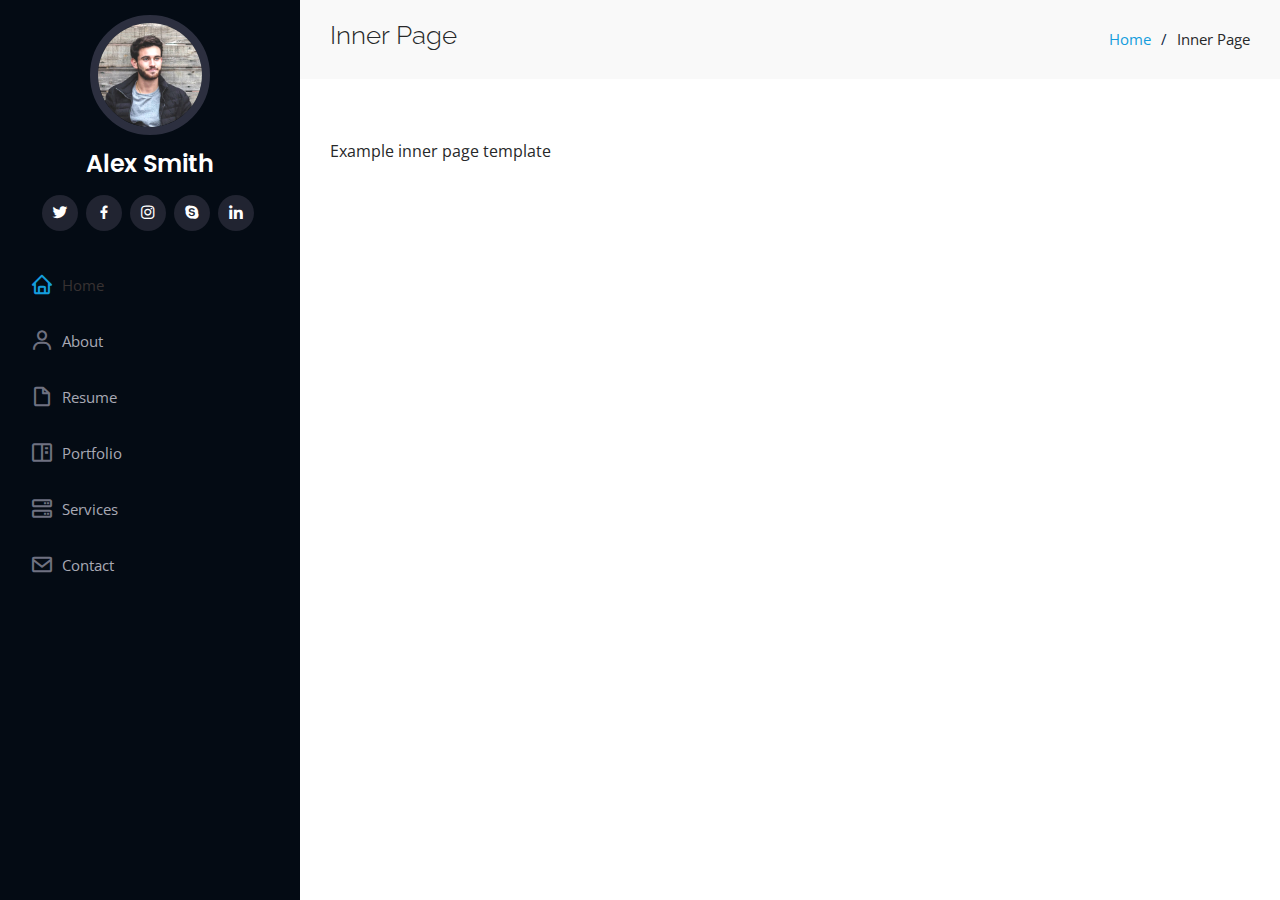
<file: inner-page.html>
<!DOCTYPE html>
<html lang="en">

<head>
  <meta charset="utf-8">
  <meta content="width=device-width, initial-scale=1.0" name="viewport">

  <title>Inner Page - iPortfolio Bootstrap Template</title>
  <meta content="" name="description">
  <meta content="" name="keywords">

  <!-- Favicons -->
  <link href="assets/img/favicon.png" rel="icon">
  <link href="assets/img/apple-touch-icon.png" rel="apple-touch-icon">

  <!-- Google Fonts -->
  <link href="https://fonts.googleapis.com/css?family=Open+Sans:300,300i,400,400i,600,600i,700,700i|Raleway:300,300i,400,400i,500,500i,600,600i,700,700i|Poppins:300,300i,400,400i,500,500i,600,600i,700,700i" rel="stylesheet">

  <!-- Vendor CSS Files -->
  <link href="assets/vendor/aos/aos.css" rel="stylesheet">
  <link href="assets/vendor/bootstrap/css/bootstrap.min.css" rel="stylesheet">
  <link href="assets/vendor/bootstrap-icons/bootstrap-icons.css" rel="stylesheet">
  <link href="assets/vendor/boxicons/css/boxicons.min.css" rel="stylesheet">
  <link href="assets/vendor/glightbox/css/glightbox.min.css" rel="stylesheet">
  <link href="assets/vendor/swiper/swiper-bundle.min.css" rel="stylesheet">

  <!-- Template Main CSS File -->
  <link href="assets/css/style.css" rel="stylesheet">

  <!-- =======================================================
  * Template Name: iPortfolio
  * Updated: Jan 29 2024 with Bootstrap v5.3.2
  * Template URL: https://bootstrapmade.com/iportfolio-bootstrap-portfolio-websites-template/
  * Author: BootstrapMade.com
  * License: https://bootstrapmade.com/license/
  ======================================================== -->
</head>

<body>

  <!-- ======= Mobile nav toggle button ======= -->
  <i class="bi bi-list mobile-nav-toggle d-xl-none"></i>

  <!-- ======= Header ======= -->
  <header id="header">
    <div class="d-flex flex-column">

      <div class="profile">
        <img src="assets/img/profile-img.jpg" alt="" class="img-fluid rounded-circle">
        <h1 class="text-light"><a href="index.html">Alex Smith</a></h1>
        <div class="social-links mt-3 text-center">
          <a href="#" class="twitter"><i class="bx bxl-twitter"></i></a>
          <a href="#" class="facebook"><i class="bx bxl-facebook"></i></a>
          <a href="#" class="instagram"><i class="bx bxl-instagram"></i></a>
          <a href="#" class="google-plus"><i class="bx bxl-skype"></i></a>
          <a href="#" class="linkedin"><i class="bx bxl-linkedin"></i></a>
        </div>
      </div>

      <nav id="navbar" class="nav-menu navbar">
        <ul>
          <li><a href="#hero" class="nav-link scrollto active"><i class="bx bx-home"></i> <span>Home</span></a></li>
          <li><a href="#about" class="nav-link scrollto"><i class="bx bx-user"></i> <span>About</span></a></li>
          <li><a href="#resume" class="nav-link scrollto"><i class="bx bx-file-blank"></i> <span>Resume</span></a></li>
          <li><a href="#portfolio" class="nav-link scrollto"><i class="bx bx-book-content"></i> <span>Portfolio</span></a></li>
          <li><a href="#services" class="nav-link scrollto"><i class="bx bx-server"></i> <span>Services</span></a></li>
          <li><a href="#contact" class="nav-link scrollto"><i class="bx bx-envelope"></i> <span>Contact</span></a></li>
        </ul>
      </nav><!-- .nav-menu -->
    </div>
  </header><!-- End Header -->

  <main id="main">

    <!-- ======= Breadcrumbs ======= -->
    <section class="breadcrumbs">
      <div class="container">

        <div class="d-flex justify-content-between align-items-center">
          <h2>Inner Page</h2>
          <ol>
            <li><a href="index.html">Home</a></li>
            <li>Inner Page</li>
          </ol>
        </div>

      </div>
    </section><!-- End Breadcrumbs -->

    <section class="inner-page">
      <div class="container">
        <p>
          Example inner page template
        </p>
      </div>
    </section>

  </main><!-- End #main -->


  <a href="#" class="back-to-top d-flex align-items-center justify-content-center"><i class="bi bi-arrow-up-short"></i></a>

  <!-- Vendor JS Files -->
  <script src="assets/vendor/purecounter/purecounter_vanilla.js"></script>
  <script src="assets/vendor/aos/aos.js"></script>
  <script src="assets/vendor/bootstrap/js/bootstrap.bundle.min.js"></script>
  <script src="assets/vendor/glightbox/js/glightbox.min.js"></script>
  <script src="assets/vendor/isotope-layout/isotope.pkgd.min.js"></script>
  <script src="assets/vendor/swiper/swiper-bundle.min.js"></script>
  <script src="assets/vendor/typed.js/typed.umd.js"></script>
  <script src="assets/vendor/waypoints/noframework.waypoints.js"></script>
  <script src="assets/vendor/php-email-form/validate.js"></script>

  <!-- Template Main JS File -->
  <script src="assets/js/main.js"></script>

</body>

</html>
</file>
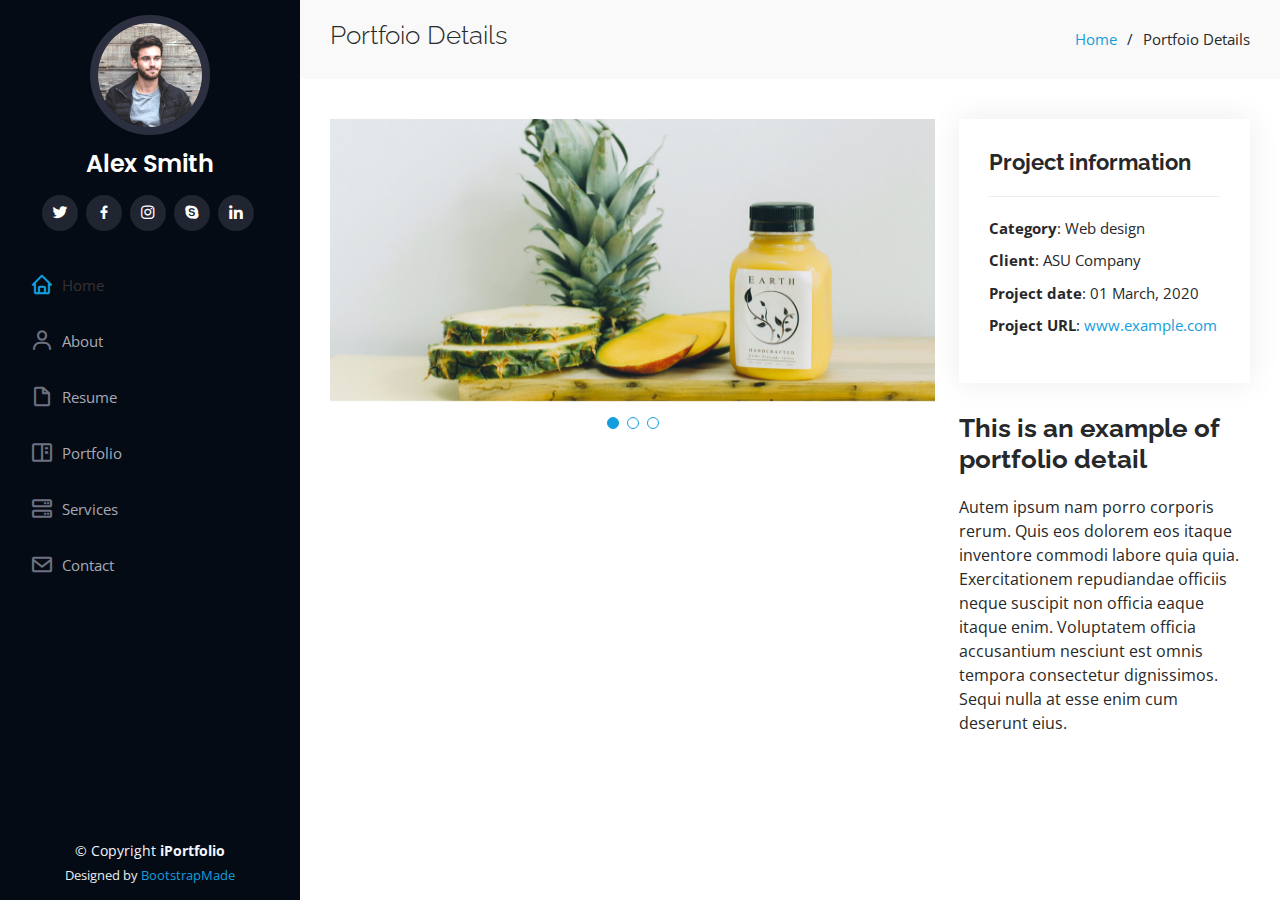
<file: portfolio-details.html>
<!DOCTYPE html>
<html lang="en">

<head>
  <meta charset="utf-8">
  <meta content="width=device-width, initial-scale=1.0" name="viewport">

  <title>Portfolio Details - iPortfolio Bootstrap Template</title>
  <meta content="" name="description">
  <meta content="" name="keywords">

  <!-- Favicons -->
  <link href="assets/img/favicon.png" rel="icon">
  <link href="assets/img/apple-touch-icon.png" rel="apple-touch-icon">

  <!-- Google Fonts -->
  <link href="https://fonts.googleapis.com/css?family=Open+Sans:300,300i,400,400i,600,600i,700,700i|Raleway:300,300i,400,400i,500,500i,600,600i,700,700i|Poppins:300,300i,400,400i,500,500i,600,600i,700,700i" rel="stylesheet">

  <!-- Vendor CSS Files -->
  <link href="assets/vendor/aos/aos.css" rel="stylesheet">
  <link href="assets/vendor/bootstrap/css/bootstrap.min.css" rel="stylesheet">
  <link href="assets/vendor/bootstrap-icons/bootstrap-icons.css" rel="stylesheet">
  <link href="assets/vendor/boxicons/css/boxicons.min.css" rel="stylesheet">
  <link href="assets/vendor/glightbox/css/glightbox.min.css" rel="stylesheet">
  <link href="assets/vendor/swiper/swiper-bundle.min.css" rel="stylesheet">

  <!-- Template Main CSS File -->
  <link href="assets/css/style.css" rel="stylesheet">

  <!-- =======================================================
  * Template Name: iPortfolio
  * Updated: Jan 29 2024 with Bootstrap v5.3.2
  * Template URL: https://bootstrapmade.com/iportfolio-bootstrap-portfolio-websites-template/
  * Author: BootstrapMade.com
  * License: https://bootstrapmade.com/license/
  ======================================================== -->
</head>

<body>

  <!-- ======= Mobile nav toggle button ======= -->
  <i class="bi bi-list mobile-nav-toggle d-xl-none"></i>

  <!-- ======= Header ======= -->
  <header id="header">
    <div class="d-flex flex-column">

      <div class="profile">
        <img src="assets/img/profile-img.jpg" alt="" class="img-fluid rounded-circle">
        <h1 class="text-light"><a href="index.html">Alex Smith</a></h1>
        <div class="social-links mt-3 text-center">
          <a href="#" class="twitter"><i class="bx bxl-twitter"></i></a>
          <a href="#" class="facebook"><i class="bx bxl-facebook"></i></a>
          <a href="#" class="instagram"><i class="bx bxl-instagram"></i></a>
          <a href="#" class="google-plus"><i class="bx bxl-skype"></i></a>
          <a href="#" class="linkedin"><i class="bx bxl-linkedin"></i></a>
        </div>
      </div>

      <nav id="navbar" class="nav-menu navbar">
        <ul>
          <li><a href="#hero" class="nav-link scrollto active"><i class="bx bx-home"></i> <span>Home</span></a></li>
          <li><a href="#about" class="nav-link scrollto"><i class="bx bx-user"></i> <span>About</span></a></li>
          <li><a href="#resume" class="nav-link scrollto"><i class="bx bx-file-blank"></i> <span>Resume</span></a></li>
          <li><a href="#portfolio" class="nav-link scrollto"><i class="bx bx-book-content"></i> <span>Portfolio</span></a></li>
          <li><a href="#services" class="nav-link scrollto"><i class="bx bx-server"></i> <span>Services</span></a></li>
          <li><a href="#contact" class="nav-link scrollto"><i class="bx bx-envelope"></i> <span>Contact</span></a></li>
        </ul>
      </nav><!-- .nav-menu -->
    </div>
  </header><!-- End Header -->

  <main id="main">

    <!-- ======= Breadcrumbs ======= -->
    <section id="breadcrumbs" class="breadcrumbs">
      <div class="container">

        <div class="d-flex justify-content-between align-items-center">
          <h2>Portfoio Details</h2>
          <ol>
            <li><a href="index.html">Home</a></li>
            <li>Portfoio Details</li>
          </ol>
        </div>

      </div>
    </section><!-- End Breadcrumbs -->

    <!-- ======= Portfolio Details Section ======= -->
    <section id="portfolio-details" class="portfolio-details">
      <div class="container">

        <div class="row gy-4">

          <div class="col-lg-8">
            <div class="portfolio-details-slider swiper">
              <div class="swiper-wrapper align-items-center">

                <div class="swiper-slide">
                  <img src="assets/img/portfolio/portfolio-details-1.jpg" alt="">
                </div>

                <div class="swiper-slide">
                  <img src="assets/img/portfolio/portfolio-details-2.jpg" alt="">
                </div>

                <div class="swiper-slide">
                  <img src="assets/img/portfolio/portfolio-details-3.jpg" alt="">
                </div>

              </div>
              <div class="swiper-pagination"></div>
            </div>
          </div>

          <div class="col-lg-4">
            <div class="portfolio-info">
              <h3>Project information</h3>
              <ul>
                <li><strong>Category</strong>: Web design</li>
                <li><strong>Client</strong>: ASU Company</li>
                <li><strong>Project date</strong>: 01 March, 2020</li>
                <li><strong>Project URL</strong>: <a href="#">www.example.com</a></li>
              </ul>
            </div>
            <div class="portfolio-description">
              <h2>This is an example of portfolio detail</h2>
              <p>
                Autem ipsum nam porro corporis rerum. Quis eos dolorem eos itaque inventore commodi labore quia quia. Exercitationem repudiandae officiis neque suscipit non officia eaque itaque enim. Voluptatem officia accusantium nesciunt est omnis tempora consectetur dignissimos. Sequi nulla at esse enim cum deserunt eius.
              </p>
            </div>
          </div>

        </div>

      </div>
    </section><!-- End Portfolio Details Section -->

  </main><!-- End #main -->

  <!-- ======= Footer ======= -->
  <footer id="footer">
    <div class="container">
      <div class="copyright">
        &copy; Copyright <strong><span>iPortfolio</span></strong>
      </div>
      <div class="credits">
        <!-- All the links in the footer should remain intact. -->
        <!-- You can delete the links only if you purchased the pro version. -->
        <!-- Licensing information: https://bootstrapmade.com/license/ -->
        <!-- Purchase the pro version with working PHP/AJAX contact form: https://bootstrapmade.com/iportfolio-bootstrap-portfolio-websites-template/ -->
        Designed by <a href="https://bootstrapmade.com/">BootstrapMade</a>
      </div>
    </div>
  </footer><!-- End  Footer -->

  <a href="#" class="back-to-top d-flex align-items-center justify-content-center"><i class="bi bi-arrow-up-short"></i></a>

  <!-- Vendor JS Files -->
  <script src="assets/vendor/purecounter/purecounter_vanilla.js"></script>
  <script src="assets/vendor/aos/aos.js"></script>
  <script src="assets/vendor/bootstrap/js/bootstrap.bundle.min.js"></script>
  <script src="assets/vendor/glightbox/js/glightbox.min.js"></script>
  <script src="assets/vendor/isotope-layout/isotope.pkgd.min.js"></script>
  <script src="assets/vendor/swiper/swiper-bundle.min.js"></script>
  <script src="assets/vendor/typed.js/typed.umd.js"></script>
  <script src="assets/vendor/waypoints/noframework.waypoints.js"></script>
  <script src="assets/vendor/php-email-form/validate.js"></script>

  <!-- Template Main JS File -->
  <script src="assets/js/main.js"></script>

</body>

</html>
</file>
<file: assets/css/style.css>
/**
* Template Name: iPortfolio
* Updated: Jan 29 2024 with Bootstrap v5.3.2
* Template URL: https://bootstrapmade.com/iportfolio-bootstrap-portfolio-websites-template/
* Author: BootstrapMade.com
* License: https://bootstrapmade.com/license/
*/

/*--------------------------------------------------------------
# General
--------------------------------------------------------------*/
body {
  font-family: "Open Sans", sans-serif;
  color: #272829;
}

a {
  color: #149ddd;
  text-decoration: none;
}

a:hover {
  color: #37b3ed;
  text-decoration: none;
}

h1,
h2,
h3,
h4,
h5,
h6 {
  font-family: "Raleway", sans-serif;
}

/*--------------------------------------------------------------
# Back to top button
--------------------------------------------------------------*/
.back-to-top {
  position: fixed;
  visibility: hidden;
  opacity: 0;
  right: 15px;
  bottom: 15px;
  z-index: 996;
  background: #149ddd;
  width: 40px;
  height: 40px;
  border-radius: 50px;
  transition: all 0.4s;
}

.back-to-top i {
  font-size: 28px;
  color: #fff;
  line-height: 0;
}

.back-to-top:hover {
  background: #2eafec;
  color: #fff;
}

.back-to-top.active {
  visibility: visible;
  opacity: 1;
}

/*--------------------------------------------------------------
# Header
--------------------------------------------------------------*/
#header {
  position: fixed;
  top: 0;
  left: 0;
  bottom: 0;
  width: 300px;
  transition: all ease-in-out 0.5s;
  z-index: 9997;
  transition: all 0.5s;
  padding: 0 15px;
  background: #040b14;
  overflow-y: auto;
}

#header .profile img {
  margin: 15px auto;
  display: block;
  width: 120px;
  border: 8px solid #2c2f3f;
}

#header .profile h1 {
  font-size: 24px;
  margin: 0;
  padding: 0;
  font-weight: 600;
  -moz-text-align-last: center;
  text-align-last: center;
  font-family: "Poppins", sans-serif;
}

#header .profile h1 a,
#header .profile h1 a:hover {
  color: #fff;
  text-decoration: none;
}

#header .profile .social-links a {
  font-size: 18px;
  display: inline-block;
  background: #212431;
  color: #fff;
  line-height: 1;
  padding: 8px 0;
  margin-right: 4px;
  border-radius: 50%;
  text-align: center;
  width: 36px;
  height: 36px;
  transition: 0.3s;
}

#header .profile .social-links a:hover {
  background: #149ddd;
  color: #fff;
  text-decoration: none;
}

#main {
  margin-left: 300px;
}

.container,
.container-fluid {
  padding-left: 30px;
  padding-right: 30px;
}

@media (max-width: 1199px) {
  #header {
    left: -300px;
  }

  #main {
    margin-left: 0;
  }

  .container,
  .container-fluid {
    padding-left: 12px;
    padding-right: 12px;
  }
}

/*--------------------------------------------------------------
# Navigation Menu
--------------------------------------------------------------*/
/* Desktop Navigation */
.nav-menu {
  padding: 30px 0 0 0;
}

.nav-menu * {
  margin: 0;
  padding: 0;
  list-style: none;
}

.nav-menu>ul>li {
  position: relative;
  white-space: nowrap;
}

.nav-menu a,
.nav-menu a:focus {
  display: flex;
  align-items: center;
  color: #a8a9b4;
  padding: 12px 15px;
  margin-bottom: 8px;
  transition: 0.3s;
  font-size: 15px;
}

.nav-menu a i,
.nav-menu a:focus i {
  font-size: 24px;
  padding-right: 8px;
  color: #6f7180;
}

.nav-menu a:hover,
.nav-menu .active,
.nav-menu .active:focus,
.nav-menu li:hover>a {
  text-decoration: none;
  color: #383232;
}

.nav-menu a:hover i,
.nav-menu .active i,
.nav-menu .active:focus i,
.nav-menu li:hover>a i {
  color: #149ddd;
}

/* Mobile Navigation */
.mobile-nav-toggle {
  position: fixed;
  right: 15px;
  top: 15px;
  z-index: 9998;
  border: 0;
  font-size: 24px;
  transition: all 0.4s;
  outline: none !important;
  background-color: #149ddd;
  color: #fff;
  width: 40px;
  height: 40px;
  display: inline-flex;
  align-items: center;
  justify-content: center;
  line-height: 0;
  border-radius: 50px;
  cursor: pointer;
}

.mobile-nav-active {
  overflow: hidden;
}

.mobile-nav-active #header {
  left: 0;
}

/*--------------------------------------------------------------
# Hero Section
--------------------------------------------------------------*/
#hero {
  width: 100%;
  height: 100vh;
  background: url("../img/hero-bg.jpg") top center;
  background-size: cover;
}

#hero:before {
  content: "";
  background: rgba(5, 13, 24, 0.3);
  position: absolute;
  bottom: 0;
  top: 0;
  left: 0;
  right: 0;
  z-index: 1;
}

#hero .hero-container {
  position: relative;
  z-index: 2;
  min-width: 300px;
}

#hero h1 {
  margin: 0 0 10px 0;
  font-size: 64px;
  font-weight: 700;
  line-height: 56px;
  color: #fff;
}

#hero p {
  color: #fff;
  margin-bottom: 50px;
  font-size: 26px;
  font-family: "Poppins", sans-serif;
}

#hero p span {
  color: #fff;
  padding-bottom: 4px;
  letter-spacing: 1px;
  border-bottom: 3px solid #149ddd;
}

@media (min-width: 1024px) {
  #hero {
    background-attachment: fixed;
  }
}

@media (max-width: 768px) {
  #hero h1 {
    font-size: 28px;
    line-height: 36px;
  }

  #hero h2 {
    font-size: 18px;
    line-height: 24px;
    margin-bottom: 30px;
  }
}

/*--------------------------------------------------------------
# Sections General
--------------------------------------------------------------*/
section {
  padding: 60px 0;
  overflow: hidden;
}

.section-bg {
  background: #f5f8fd;
}

.section-title {
  padding-bottom: 30px;
}

.section-title h2 {
  font-size: 32px;
  font-weight: bold;
  margin-bottom: 20px;
  padding-bottom: 20px;
  position: relative;
  color: #173b6c;
}

.section-title h2::after {
  content: "";
  position: absolute;
  display: block;
  width: 50px;
  height: 3px;
  background: #149ddd;
  bottom: 0;
  left: 0;
}

.section-title p {
  margin-bottom: 0;
}

/*--------------------------------------------------------------
# About
--------------------------------------------------------------*/
.about .content h3 {
  font-weight: 700;
  font-size: 26px;
  color: #173b6c;
}

.about .content ul {
  list-style: none;
  padding: 0;
}

.about .content ul li {
  margin-bottom: 20px;
  display: flex;
  align-items: center;
}

.about .content ul strong {
  margin-right: 10px;
}

.about .content ul i {
  font-size: 16px;
  margin-right: 5px;
  color: #149ddd;
  line-height: 0;
}

.about .content p:last-child {
  margin-bottom: 0;
}

/*--------------------------------------------------------------
# Facts
--------------------------------------------------------------*/
.facts {
  padding-bottom: 30px;
}

.facts .count-box {
  padding: 30px;
  width: 100%;
}

.facts .count-box i {
  display: block;
  font-size: 44px;
  color: #149ddd;
  float: left;
  line-height: 0;
}

.facts .count-box span {
  font-size: 48px;
  line-height: 40px;
  display: block;
  font-weight: 700;
  color: #050d18;
  margin-left: 60px;
}

.facts .count-box p {
  padding: 15px 0 0 0;
  margin: 0 0 0 60px;
  font-family: "Raleway", sans-serif;
  font-size: 14px;
  color: #122f57;
}

.facts .count-box a {
  font-weight: 600;
  display: block;
  margin-top: 20px;
  color: #122f57;
  font-size: 15px;
  font-family: "Poppins", sans-serif;
  transition: ease-in-out 0.3s;
}

.facts .count-box a:hover {
  color: #1f5297;
}

/*--------------------------------------------------------------
# Akills
--------------------------------------------------------------*/
.skills .progress {
  height: 60px;
  display: block;
  background: none;
  border-radius: 0;
}

.skills .progress .skill {
  padding: 0;
  margin: 0 0 6px 0;
  text-transform: uppercase;
  display: block;
  font-weight: 600;
  font-family: "Poppins", sans-serif;
  color: #050d18;
}

.skills .progress .skill .val {
  float: right;
  font-style: normal;
}

.skills .progress-bar-wrap {
  background: #dce8f8;
  height: 10px;
}

.skills .progress-bar {
  width: 1px;
  height: 10px;
  transition: 0.9s;
  background-color: #149ddd;
}

/*--------------------------------------------------------------
# Resume
--------------------------------------------------------------*/
.resume .resume-title {
  font-size: 26px;
  font-weight: 700;
  margin-top: 20px;
  margin-bottom: 20px;
  color: #050d18;
}

.resume .resume-item {
  padding: 0 0 20px 20px;
  margin-top: -2px;
  border-left: 2px solid #1f5297;
  position: relative;
}

.resume .resume-item h4 {
  line-height: 18px;
  font-size: 18px;
  font-weight: 600;
  text-transform: uppercase;
  font-family: "Poppins", sans-serif;
  color: #050d18;
  margin-bottom: 10px;
}

.resume .resume-item h5 {
  font-size: 16px;
  background: #e4edf9;
  padding: 5px 15px;
  display: inline-block;
  font-weight: 600;
  margin-bottom: 10px;
}

.resume .resume-item ul {
  padding-left: 20px;
}

.resume .resume-item ul li {
  padding-bottom: 10px;
}

.resume .resume-item:last-child {
  padding-bottom: 0;
}

.resume .resume-item::before {
  content: "";
  position: absolute;
  width: 16px;
  height: 16px;
  border-radius: 50px;
  left: -9px;
  top: 0;
  background: #fff;
  border: 2px solid #1f5297;
}

/*--------------------------------------------------------------
# Portfolio
--------------------------------------------------------------*/
.portfolio .portfolio-item {
  margin-bottom: 30px;
}

.portfolio #portfolio-flters {
  padding: 0;
  margin: 0 auto 35px auto;
  list-style: none;
  text-align: center;
  background: #fff;
  border-radius: 50px;
  padding: 2px 15px;
}

.portfolio #portfolio-flters li {
  cursor: pointer;
  display: inline-block;
  padding: 10px 15px 8px 15px;
  font-size: 14px;
  font-weight: 600;
  line-height: 1;
  text-transform: uppercase;
  color: #272829;
  margin-bottom: 5px;
  transition: all 0.3s ease-in-out;
}

.portfolio #portfolio-flters li:hover,
.portfolio #portfolio-flters li.filter-active {
  color: #149ddd;
}

.portfolio #portfolio-flters li:last-child {
  margin-right: 0;
}

.portfolio .portfolio-wrap {
  transition: 0.3s;
  position: relative;
  overflow: hidden;
  z-index: 1;
}

.portfolio .portfolio-wrap::before {
  content: "";
  background: rgba(255, 255, 255, 0.5);
  position: absolute;
  left: 0;
  right: 0;
  top: 0;
  bottom: 0;
  transition: all ease-in-out 0.3s;
  z-index: 2;
  opacity: 0;
}

.portfolio .portfolio-wrap .portfolio-links {
  opacity: 1;
  left: 0;
  right: 0;
  bottom: -60px;
  z-index: 3;
  position: absolute;
  transition: all ease-in-out 0.3s;
  display: flex;
  justify-content: center;
}

.portfolio .portfolio-wrap .portfolio-links a {
  color: #fff;
  font-size: 28px;
  text-align: center;
  background: rgba(20, 157, 221, 0.75);
  transition: 0.3s;
  width: 50%;
}

.portfolio .portfolio-wrap .portfolio-links a:hover {
  background: rgba(20, 157, 221, 0.95);
}

.portfolio .portfolio-wrap .portfolio-links a+a {
  border-left: 1px solid #37b3ed;
}

.portfolio .portfolio-wrap:hover::before {
  top: 0;
  left: 0;
  right: 0;
  bottom: 0;
  opacity: 1;
}

.portfolio .portfolio-wrap:hover .portfolio-links {
  opacity: 1;
  bottom: 0;
}

/*--------------------------------------------------------------
# Portfolio Details
--------------------------------------------------------------*/
.portfolio-details {
  padding-top: 40px;
}

.portfolio-details .portfolio-details-slider img {
  width: 100%;
}

.portfolio-details .portfolio-details-slider .swiper-pagination {
  margin-top: 20px;
  position: relative;
}

.portfolio-details .portfolio-details-slider .swiper-pagination .swiper-pagination-bullet {
  width: 12px;
  height: 12px;
  background-color: #fff;
  opacity: 1;
  border: 1px solid #149ddd;
}

.portfolio-details .portfolio-details-slider .swiper-pagination .swiper-pagination-bullet-active {
  background-color: #149ddd;
}

.portfolio-details .portfolio-info {
  padding: 30px;
  box-shadow: 0px 0 30px rgba(5, 13, 24, 0.08);
}

.portfolio-details .portfolio-info h3 {
  font-size: 22px;
  font-weight: 700;
  margin-bottom: 20px;
  padding-bottom: 20px;
  border-bottom: 1px solid #eee;
}

.portfolio-details .portfolio-info ul {
  list-style: none;
  padding: 0;
  font-size: 15px;
}

.portfolio-details .portfolio-info ul li+li {
  margin-top: 10px;
}

.portfolio-details .portfolio-description {
  padding-top: 30px;
}

.portfolio-details .portfolio-description h2 {
  font-size: 26px;
  font-weight: 700;
  margin-bottom: 20px;
}

.portfolio-details .portfolio-description p {
  padding: 0;
}

/*--------------------------------------------------------------
# Services
--------------------------------------------------------------*/
.services .icon-box {
  margin-bottom: 20px;
}

.services .icon {
  float: left;
  display: flex;
  align-items: center;
  justify-content: center;
  width: 54px;
  height: 54px;
  background: #149ddd;
  border-radius: 50%;
  transition: 0.5s;
  border: 1px solid #149ddd;
}

.services .icon i {
  color: #fff;
  font-size: 24px;
  line-height: 0;
}

.services .icon-box:hover .icon {
  background: #fff;
}

.services .icon-box:hover .icon i {
  color: #149ddd;
}

.services .title {
  margin-left: 80px;
  font-weight: 700;
  margin-bottom: 15px;
  font-size: 18px;
}

.services .title a {
  color: #343a40;
}

.services .title a:hover {
  color: #149ddd;
}

.services .description {
  margin-left: 80px;
  line-height: 24px;
  font-size: 14px;
}

/*--------------------------------------------------------------
# Testimonials
--------------------------------------------------------------*/
.testimonials .testimonials-carousel,
.testimonials .testimonials-slider {
  overflow: hidden;
}

.testimonials .testimonial-item {
  box-sizing: content-box;
  text-align: center;
  min-height: 320px;
}

.testimonials .testimonial-item .testimonial-img {
  width: 90px;
  border-radius: 50%;
  margin: 0 auto;
}

.testimonials .testimonial-item h3 {
  font-size: 18px;
  font-weight: bold;
  margin: 10px 0 5px 0;
  color: #111;
}

.testimonials .testimonial-item h4 {
  font-size: 14px;
  color: #999;
  margin: 0;
}

.testimonials .testimonial-item .quote-icon-left,
.testimonials .testimonial-item .quote-icon-right {
  color: #c3e8fa;
  font-size: 26px;
}

.testimonials .testimonial-item .quote-icon-left {
  display: inline-block;
  left: -5px;
  position: relative;
}

.testimonials .testimonial-item .quote-icon-right {
  display: inline-block;
  right: -5px;
  position: relative;
  top: 10px;
}

.testimonials .testimonial-item p {
  font-style: italic;
  margin: 0 15px 15px 15px;
  padding: 20px;
  background: #fff;
  position: relative;
  margin-bottom: 35px;
  border-radius: 6px;
  box-shadow: 0px 2px 15px rgba(0, 0, 0, 0.1);
}

.testimonials .testimonial-item p::after {
  content: "";
  width: 0;
  height: 0;
  border-top: 20px solid #fff;
  border-right: 20px solid transparent;
  border-left: 20px solid transparent;
  position: absolute;
  bottom: -20px;
  left: calc(50% - 20px);
}

.testimonials .swiper-pagination {
  margin-top: 20px;
  position: relative;
}

.testimonials .swiper-pagination .swiper-pagination-bullet {
  width: 12px;
  height: 12px;
  background-color: #fff;
  opacity: 1;
  border: 1px solid #149ddd;
}

.testimonials .swiper-pagination .swiper-pagination-bullet-active {
  background-color: #149ddd;
}

/*--------------------------------------------------------------
# Contact
--------------------------------------------------------------*/
.contact {
  padding-bottom: 130px;
}

.contact .info {
  padding: 30px;
  background: #fff;
  width: 100%;
  box-shadow: 0 0 24px 0 rgba(0, 0, 0, 0.12);
}

.contact .info i {
  font-size: 20px;
  color: #149ddd;
  float: left;
  width: 44px;
  height: 44px;
  background: #dff3fc;
  display: flex;
  justify-content: center;
  align-items: center;
  border-radius: 50px;
  transition: all 0.3s ease-in-out;
}

.contact .info h4 {
  padding: 0 0 0 60px;
  font-size: 22px;
  font-weight: 600;
  margin-bottom: 5px;
  color: #050d18;
}

.contact .info p {
  padding: 0 0 10px 60px;
  margin-bottom: 20px;
  font-size: 14px;
  color: #173b6c;
}

.contact .info .email p {
  padding-top: 5px;
}

.contact .info .social-links {
  padding-left: 60px;
}

.contact .info .social-links a {
  font-size: 18px;
  display: inline-block;
  background: #333;
  color: #fff;
  line-height: 1;
  padding: 8px 0;
  border-radius: 50%;
  text-align: center;
  width: 36px;
  height: 36px;
  transition: 0.3s;
  margin-right: 10px;
}

.contact .info .social-links a:hover {
  background: #149ddd;
  color: #fff;
}

.contact .info .email:hover i,
.contact .info .address:hover i,
.contact .info .phone:hover i {
  background: #149ddd;
  color: #fff;
}

.contact .php-email-form {
  width: 100%;
  padding: 30px;
  background: #fff;
  box-shadow: 0 0 24px 0 rgba(0, 0, 0, 0.12);
}

.contact .php-email-form .form-group {
  padding-bottom: 8px;
}

.contact .php-email-form .validate {
  display: none;
  color: red;
  margin: 0 0 15px 0;
  font-weight: 400;
  font-size: 13px;
}

.contact .php-email-form .error-message {
  display: none;
  color: #fff;
  background: #ed3c0d;
  text-align: left;
  padding: 15px;
  font-weight: 600;
}

.contact .php-email-form .error-message br+br {
  margin-top: 25px;
}

.contact .php-email-form .sent-message {
  display: none;
  color: #fff;
  background: #18d26e;
  text-align: center;
  padding: 15px;
  font-weight: 600;
}

.contact .php-email-form .loading {
  display: none;
  background: #fff;
  text-align: center;
  padding: 15px;
}

.contact .php-email-form .loading:before {
  content: "";
  display: inline-block;
  border-radius: 50%;
  width: 24px;
  height: 24px;
  margin: 0 10px -6px 0;
  border: 3px solid #18d26e;
  border-top-color: #eee;
  animation: animate-loading 1s linear infinite;
}

.contact .php-email-form .form-group {
  margin-bottom: 15px;
}

.contact .php-email-form label {
  padding-bottom: 8px;
}

.contact .php-email-form input,
.contact .php-email-form textarea {
  border-radius: 0;
  box-shadow: none;
  font-size: 14px;
}

.contact .php-email-form input {
  height: 44px;
}

.contact .php-email-form textarea {
  padding: 10px 15px;
}

.contact .php-email-form button[type=submit] {
  background: #149ddd;
  border: 0;
  padding: 10px 24px;
  color: #fff;
  transition: 0.4s;
  border-radius: 4px;
}

.contact .php-email-form button[type=submit]:hover {
  background: #37b3ed;
}

@keyframes animate-loading {
  0% {
    transform: rotate(0deg);
  }

  100% {
    transform: rotate(360deg);
  }
}

/*--------------------------------------------------------------
# Breadcrumbs
--------------------------------------------------------------*/
.breadcrumbs {
  padding: 20px 0;
  background: #f9f9f9;
}

.breadcrumbs h2 {
  font-size: 26px;
  font-weight: 300;
}

.breadcrumbs ol {
  display: flex;
  flex-wrap: wrap;
  list-style: none;
  padding: 0;
  margin: 0;
  font-size: 15px;
}

.breadcrumbs ol li+li {
  padding-left: 10px;
}

.breadcrumbs ol li+li::before {
  display: inline-block;
  padding-right: 10px;
  color: #0e2442;
  content: "/";
}

@media (max-width: 768px) {
  .breadcrumbs .d-flex {
    display: block !important;
  }

  .breadcrumbs ol {
    display: block;
  }

  .breadcrumbs ol li {
    display: inline-block;
  }
}

/*--------------------------------------------------------------
# Footer
--------------------------------------------------------------*/
#footer {
  padding: 15px;
  color: #f4f6fd;
  font-size: 14px;
  position: fixed;
  left: 0;
  bottom: 0;
  width: 300px;
  z-index: 9999;
  background: #040b14;
}

#footer .copyright {
  text-align: center;
}

#footer .credits {
  padding-top: 5px;
  text-align: center;
  font-size: 13px;
  color: #eaebf0;
}

@media (max-width: 1199px) {
  #footer {
    position: static;
    width: auto;
    padding-right: 20px 15px;
  }
}
</file>
